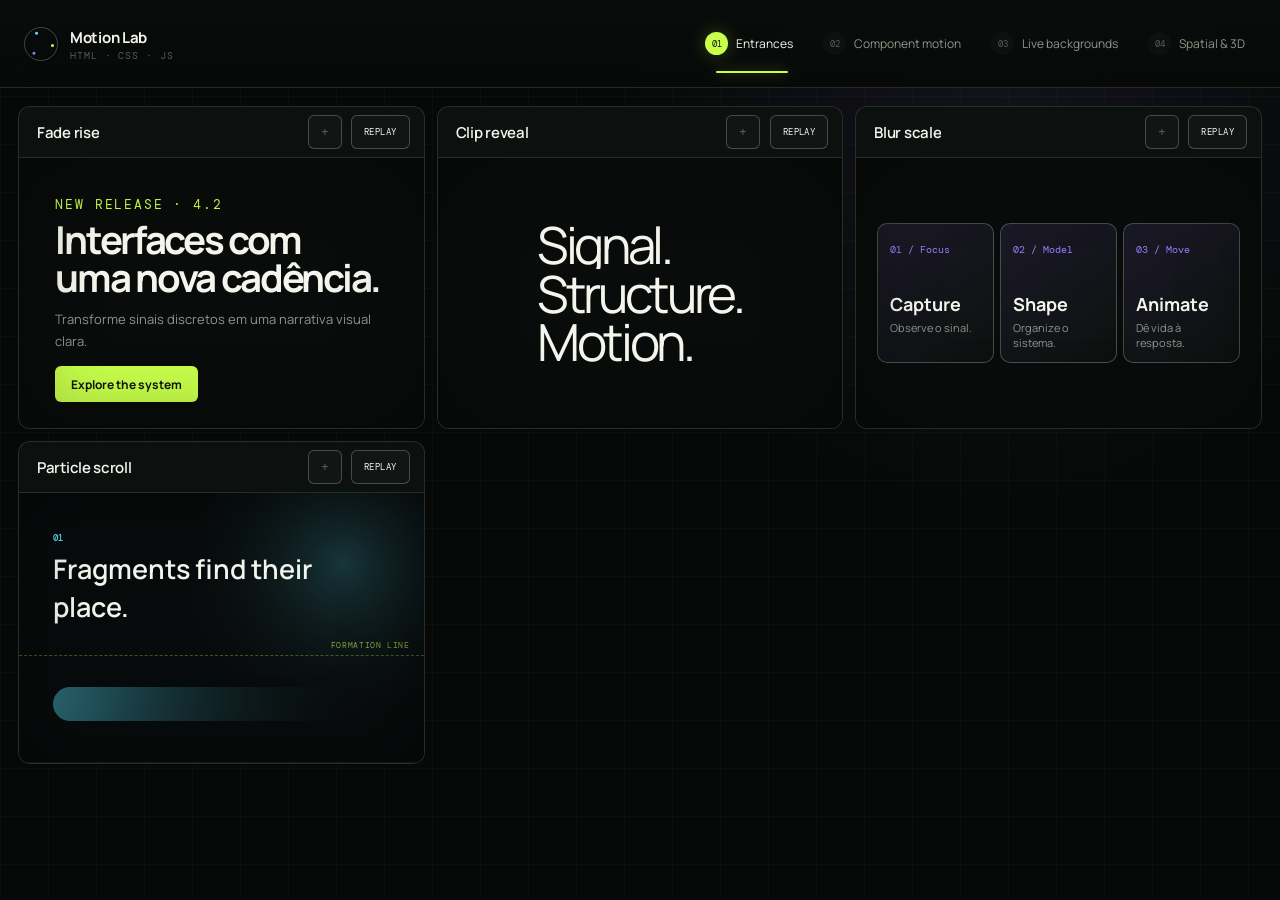
<file: motion-lab/index.html>
<!doctype html>
<html lang="pt-BR">
  <head>
    <meta charset="UTF-8" />
    <meta name="viewport" content="width=device-width, initial-scale=1" />
    <meta name="description" content="Exemplos de animações de entrada em HTML, CSS e JavaScript." />
    <title>Motion Lab — Entrances</title>
    <link rel="stylesheet" href="css/styles.css" />
  </head>
  <body data-page="entrances">
    <div class="app-shell">
      <aside class="primary-rail" aria-label="Navegação principal">
        <a class="brand" href="index.html" aria-label="Motion Lab — Entrances"><span class="brand-mark" aria-hidden="true"><i></i><i></i><i></i></span><span><strong>Motion Lab</strong><small>HTML · CSS · JS</small></span></a>
        <nav class="primary-nav">
          <a href="index.html" data-nav="entrances"><span>01</span> Entrances</a>
          <a href="component-motion.html" data-nav="component-motion"><span>02</span> Component motion</a>
          <a href="live-backgrounds.html" data-nav="live-backgrounds"><span>03</span> Live backgrounds</a>
          <a href="spatial-3d.html" data-nav="spatial-3d"><span>04</span> Spatial &amp; 3D</a>
        </nav>
      </aside>

      <main class="workspace catalog-grid">
        <section class="demo-section" id="fade-rise" data-section>
          <div class="demo-card">
            <header class="demo-card-bar"><h2>Fade rise</h2><button class="control-button" data-replay="fade-rise">Replay</button></header>
            <div class="demo-stage"><div class="entrance-ui" data-entrance="fade-rise"><p class="micro-label">New release · 4.2</p><h3>Interfaces com<br />uma nova cadência.</h3><p>Transforme sinais discretos em uma narrativa visual clara.</p><span class="fake-action">Explore the system</span></div></div>
            <details class="parameter-panel">
              <summary>Parameters</summary>
              <div class="motion-controls">
                <label><span>Duration <output>720ms</output></span><input type="range" min="240" max="1600" step="20" value="720" data-motion-control="duration" data-suffix="ms" /></label>
                <label><span>Distance <output>28px</output></span><input type="range" min="0" max="80" step="2" value="28" data-motion-control="distance" data-suffix="px" /></label>
              </div>
            </details>
          </div>
        </section>

        <section class="demo-section" id="clip-reveal" data-section>
          <div class="demo-card">
            <header class="demo-card-bar"><h2>Clip reveal</h2><button class="control-button" data-replay="clip-reveal">Replay</button></header>
            <div class="demo-stage"><div class="clip-title" data-entrance="clip-reveal"><span>Signal.</span><span>Structure.</span><span>Motion.</span></div></div>
            <details class="parameter-panel">
              <summary>Parameters</summary>
              <div class="motion-controls">
                <label><span>Duration <output>840ms</output></span><input type="range" min="240" max="1600" step="20" value="840" data-motion-control="duration" data-suffix="ms" /></label>
                <label><span>Stagger <output>90ms</output></span><input type="range" min="0" max="300" step="10" value="90" data-motion-control="stagger" data-suffix="ms" /></label>
              </div>
            </details>
          </div>
        </section>

        <section class="demo-section" id="blur-scale" data-section>
          <div class="demo-card">
            <header class="demo-card-bar"><h2>Blur scale</h2><button class="control-button" data-replay="blur-scale">Replay</button></header>
            <div class="demo-stage"><div class="blur-grid" data-entrance="blur-scale"><article><span>01 / Focus</span><h3>Capture</h3><p>Observe o sinal.</p></article><article><span>02 / Model</span><h3>Shape</h3><p>Organize o sistema.</p></article><article><span>03 / Move</span><h3>Animate</h3><p>Dê vida à resposta.</p></article></div></div>
            <details class="parameter-panel">
              <summary>Parameters</summary>
              <div class="motion-controls">
                <label><span>Duration <output>640ms</output></span><input type="range" min="240" max="1600" step="20" value="640" data-motion-control="duration" data-suffix="ms" /></label>
                <label><span>Blur <output>14px</output></span><input type="range" min="0" max="30" step="1" value="14" data-motion-control="blur" data-suffix="px" /></label>
              </div>
            </details>
          </div>
        </section>

        <section class="demo-section" id="particle-scroll" data-section>
          <div class="demo-card particle-scroll-card">
            <header class="demo-card-bar"><h2>Particle scroll</h2><button class="control-button" data-particle-scroll-replay>Replay</button></header>
            <div class="demo-stage particle-scroll-stage" data-particle-scroll-stage>
              <canvas class="particle-scroll-source" data-particle-scroll-source data-canvasui-prepainted="true" aria-hidden="true"></canvas>
              <div class="particle-scroll-content" data-particle-scroll-content tabindex="0" aria-label="Role para experimentar o efeito Particle Scroll">
                <div class="particle-scroll-document">
                  <article><span>01</span><strong>Fragments find their place.</strong></article>
                  <article><span>02</span><strong>Signal becomes structure.</strong></article>
                  <article><span>03</span><strong>Motion resolves into form.</strong></article>
                </div>
              </div>
              <div class="particle-scroll-fallback" aria-hidden="true"></div>
              <canvas class="particle-scroll-output" data-particle-scroll-output aria-hidden="true"></canvas>
              <div class="particle-scroll-guide" aria-hidden="true"><span>formation line</span></div>
            </div>
            <details class="parameter-panel">
              <summary>Parameters</summary>
              <div class="motion-controls particle-scroll-controls">
                <label><span>Point <output>0.6</output></span><input type="range" min="0.1" max="0.95" step="0.01" value="0.6" data-particle-scroll-control="point" /></label>
                <label><span>Band <output>150px</output></span><input type="range" min="40" max="500" step="10" value="150" data-particle-scroll-control="band" data-suffix="px" /></label>
                <label><span>Density <output>2.4px</output></span><input type="range" min="1" max="8" step="0.1" value="2.4" data-particle-scroll-control="density" data-suffix="px" /></label>
                <label><span>Particle size <output>1.4px</output></span><input type="range" min="0.5" max="5" step="0.1" value="1.4" data-particle-scroll-control="size" data-suffix="px" /></label>
                <label><span>Spread <output>110px</output></span><input type="range" min="0" max="320" step="5" value="110" data-particle-scroll-control="spread" data-suffix="px" /></label>
                <label><span>Gravity <output>0.35</output></span><input type="range" min="-1" max="1" step="0.05" value="0.35" data-particle-scroll-control="gravity" /></label>
                <label><span>Drift <output>0.55</output></span><input type="range" min="0" max="1" step="0.01" value="0.55" data-particle-scroll-control="drift" /></label>
                <label><span>Swirl <output>44px</output></span><input type="range" min="0" max="160" step="2" value="44" data-particle-scroll-control="swirl" data-suffix="px" /></label>
                <label><span>Stagger <output>0.68</output></span><input type="range" min="0" max="0.95" step="0.01" value="0.68" data-particle-scroll-control="stagger" /></label>
                <label><span>Fade <output>0.86</output></span><input type="range" min="0" max="1" step="0.01" value="0.86" data-particle-scroll-control="fade" /></label>
                <label><span>Settle <output>0.8s</output></span><input type="range" min="0.05" max="3" step="0.05" value="0.8" data-particle-scroll-control="settle" data-suffix="s" /></label>
                <label><span>Smoothing <output>0.3s</output></span><input type="range" min="0" max="1.5" step="0.05" value="0.3" data-particle-scroll-control="smoothing" data-suffix="s" /></label>
              </div>
            </details>
          </div>
        </section>
      </main>
    </div>
    <script src="js/settings.js"></script>
    <script src="js/app.js" defer></script>
    <script src="js/entrances.js" defer></script>
    <script type="module" src="js/particle-scroll-entrance.js"></script>
  </body>
</html>
</file>
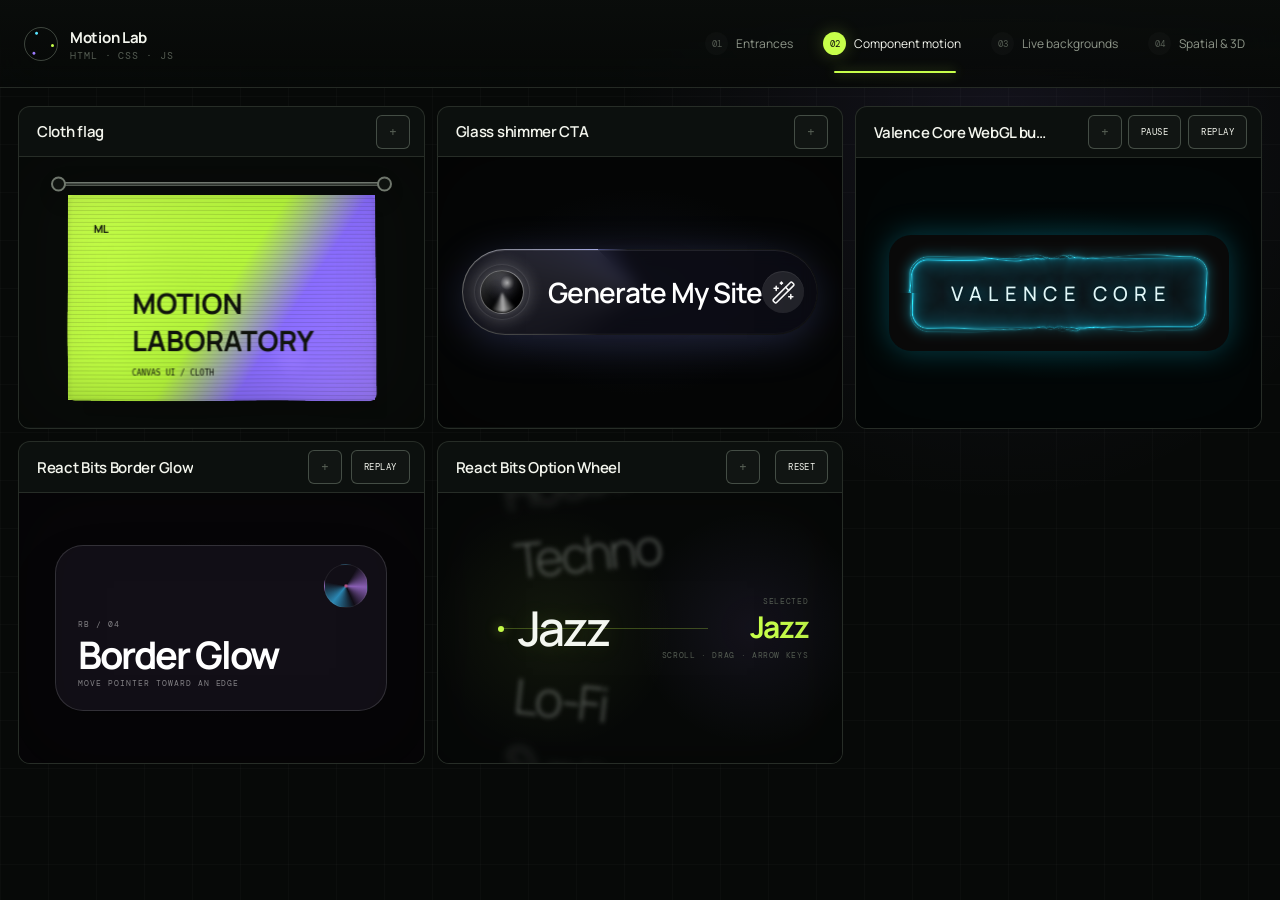
<file: motion-lab/component-motion.html>
<!doctype html>
<html lang="pt-BR">
  <head>
    <meta charset="UTF-8" />
    <meta name="viewport" content="width=device-width, initial-scale=1" />
    <meta name="description" content="Experimento Cloth do Canvas UI com parâmetros controláveis." />
    <title>Motion Lab — Component Motion</title>
    <link rel="stylesheet" href="css/styles.css" />
  </head>
  <body data-page="component-motion">
    <div class="app-shell">
      <aside class="primary-rail" aria-label="Navegação principal">
        <a class="brand" href="index.html" aria-label="Motion Lab — Entrances"><span class="brand-mark" aria-hidden="true"><i></i><i></i><i></i></span><span><strong>Motion Lab</strong><small>HTML · CSS · JS</small></span></a>
        <nav class="primary-nav">
          <a href="index.html" data-nav="entrances"><span>01</span> Entrances</a>
          <a href="component-motion.html" data-nav="component-motion"><span>02</span> Component motion</a>
          <a href="live-backgrounds.html" data-nav="live-backgrounds"><span>03</span> Live backgrounds</a>
          <a href="spatial-3d.html" data-nav="spatial-3d"><span>04</span> Spatial &amp; 3D</a>
        </nav>
      </aside>

      <main class="workspace catalog-grid">
        <section class="demo-section" id="cloth-flag" data-section>
          <div class="demo-card">
            <header class="demo-card-bar"><h2>Cloth flag</h2></header>
            <div class="demo-stage cloth-stage">
              <span class="flag-pole" aria-hidden="true"></span>
              <div class="cloth-wrapper" data-cloth-wrapper>
                <canvas class="cloth-source" data-cloth-source layoutsubtree="true">
                  <div class="cloth-design" data-cloth-content><span>ML</span><strong>Motion<br />Laboratory</strong><small>Canvas UI / Cloth</small></div>
                </canvas>
                <div class="cloth-fallback" aria-hidden="true"><div class="cloth-design"><span>ML</span><strong>Motion<br />Laboratory</strong><small>Canvas UI / Cloth</small></div></div>
                <canvas class="cloth-output" data-cloth-output aria-hidden="true"></canvas>
              </div>
            </div>
            <details class="parameter-panel">
              <summary>Parameters</summary>
              <div class="motion-controls cloth-controls">
                <label><span>Wind <output>1.4</output></span><input type="range" min="0" max="8" step="0.1" value="1.4" data-cloth-control="wind" /></label>
                <label><span>Speed <output>0.42</output></span><input type="range" min="0" max="2" step="0.01" value="0.42" data-cloth-control="speed" /></label>
                <label><span>Amplitude <output>18px</output></span><input type="range" min="0" max="80" step="1" value="18" data-cloth-control="amplitude" data-suffix="px" /></label>
                <label><span>Drape <output>16px</output></span><input type="range" min="0" max="80" step="1" value="16" data-cloth-control="drape" data-suffix="px" /></label>
                <label><span>Brush <output>1.1</output></span><input type="range" min="0" max="3" step="0.05" value="1.1" data-cloth-control="brush" /></label>
                <label><span>Brush size <output>95px</output></span><input type="range" min="20" max="240" step="5" value="95" data-cloth-control="brushSize" data-suffix="px" /></label>
                <label><span>Damping <output>1.65</output></span><input type="range" min="0.05" max="8" step="0.05" value="1.65" data-cloth-control="damping" /></label>
                <label><span>Light <output>0.58</output></span><input type="range" min="0" max="1" step="0.01" value="0.58" data-cloth-control="light" /></label>
                <label><span>Sheen <output>0.12</output></span><input type="range" min="0" max="1" step="0.01" value="0.12" data-cloth-control="sheen" /></label>
                <label><span>Shadow <output>0.28</output></span><input type="range" min="0" max="1" step="0.01" value="0.28" data-cloth-control="shadow" /></label>
                <label><span>Corner radius <output>8px</output></span><input type="range" min="0" max="40" step="1" value="8" data-cloth-control="cornerRadius" data-suffix="px" /></label>
                <label><span>Perspective <output>900px</output></span><input type="range" min="200" max="2000" step="25" value="900" data-cloth-control="perspective" data-suffix="px" /></label>
              </div>
            </details>
          </div>
        </section>

        <section class="demo-section" id="aura-glass-cta" data-section>
          <div class="demo-card">
            <header class="demo-card-bar"><h2>Glass shimmer CTA</h2></header>
            <div class="demo-stage aura-cta-stage">
              <button class="aura-cta" type="button" data-aura-cta>
                <span class="aura-cta__beam aura-cta__beam--outer" aria-hidden="true"></span>
                <span class="aura-cta__surface" aria-hidden="true"></span>
                <span class="aura-cta__content">
                  <span class="aura-cta__orb" aria-hidden="true"><i></i></span>
                  <strong>Generate My Site</strong>
                  <span class="aura-cta__icon" aria-hidden="true">
                    <svg viewBox="0 0 24 24" fill="none" stroke="currentColor" stroke-width="1.5" stroke-linecap="round" stroke-linejoin="round"><path d="m21.64 3.64-1.28-1.28a1.21 1.21 0 0 0-1.72 0L2.36 18.64a1.21 1.21 0 0 0 0 1.72l1.28 1.28a1.2 1.2 0 0 0 1.72 0L21.64 5.36a1.2 1.2 0 0 0 0-1.72"/><path d="m14 7 3 3"/><path d="M5 6v4M19 14v4M10 2v2M7 8H3M21 16h-4M11 3H9"/></svg>
                  </span>
                </span>
              </button>
            </div>
            <details class="parameter-panel">
              <summary>Parameters</summary>
              <div class="motion-controls aura-cta-controls">
                <label><span>Beam speed <output>4s</output></span><input type="range" min="1" max="10" step="0.1" value="4" data-aura-cta-control="beamSpeed" data-suffix="s" /></label>
                <label><span>Beam spread <output>90deg</output></span><input type="range" min="15" max="220" step="5" value="90" data-aura-cta-control="spread" data-suffix="deg" /></label>
                <label><span>Border <output>1px</output></span><input type="range" min="1" max="6" step="0.5" value="1" data-aura-cta-control="cut" data-suffix="px" /></label>
                <label><span>Glass opacity <output>0.8</output></span><input type="range" min="0.2" max="1" step="0.01" value="0.8" data-aura-cta-control="glassOpacity" /></label>
                <label><span>Blur <output>8px</output></span><input type="range" min="0" max="24" step="1" value="8" data-aura-cta-control="blur" data-suffix="px" /></label>
                <label><span>Hover scale <output>1.05</output></span><input type="range" min="1" max="1.15" step="0.01" value="1.05" data-aura-cta-control="hoverScale" /></label>
                <label><span>Glow size <output>40px</output></span><input type="range" min="0" max="90" step="2" value="40" data-aura-cta-control="glow" data-suffix="px" /></label>
                <label><span>Magnetic pull <output>8px</output></span><input type="range" min="0" max="24" step="1" value="8" data-aura-cta-control="magnet" data-suffix="px" /></label>
                <label><span>Orb speed <output>3.2s</output></span><input type="range" min="0.6" max="8" step="0.1" value="3.2" data-aura-cta-control="orbSpeed" data-suffix="s" /></label>
                <label><span>Orb glow <output>0.65</output></span><input type="range" min="0" max="1" step="0.01" value="0.65" data-aura-cta-control="orbGlow" /></label>
              </div>
            </details>
          </div>
        </section>

        <section class="demo-section" id="valence-core" data-section>
          <div class="demo-card">
            <header class="demo-card-bar"><h2>Valence Core WebGL button</h2><div class="demo-actions"><button class="control-button" data-valence-toggle>Pause</button><button class="control-button" data-valence-reset>Replay</button></div></header>
            <div class="demo-stage valence-stage" data-valence-stage>
              <button class="valence-button" type="button" data-valence-button>
                <span class="valence-fallback" aria-hidden="true"></span>
                <canvas data-valence-canvas aria-hidden="true"></canvas>
                <span class="valence-label">VALENCE CORE</span>
              </button>
            </div>
            <details class="parameter-panel">
              <summary>Parameters</summary>
              <div class="motion-controls valence-controls">
                <label><span>Idle energy <output>2.4</output></span><input type="range" min="0" max="6" step="0.1" value="2.4" data-valence-control="idleArcs" /></label>
                <label><span>Hover energy <output>5.8</output></span><input type="range" min="0" max="6" step="0.1" value="5.8" data-valence-control="hoverArcs" /></label>
                <label><span>Speed <output>1</output></span><input type="range" min="0" max="3" step="0.05" value="1" data-valence-control="speed" /></label>
                <label><span>Distortion <output>0.11</output></span><input type="range" min="0" max="0.3" step="0.01" value="0.11" data-valence-control="distortion" /></label>
                <label><span>Glow <output>1</output></span><input type="range" min="0" max="2.5" step="0.05" value="1" data-valence-control="glow" /></label>
                <label><span>Click flash <output>1</output></span><input type="range" min="0" max="3" step="0.05" value="1" data-valence-control="flash" /></label>
                <label><span>Corner radius <output>0.14</output></span><input type="range" min="0.02" max="0.3" step="0.01" value="0.14" data-valence-control="radius" /></label>
                <label><span>Intro <output>1.15s</output></span><input type="range" min="0" max="3" step="0.05" value="1.15" data-valence-control="intro" data-suffix="s" /></label>
                <label><span>Hue <output>0deg</output></span><input type="range" min="-180" max="180" step="5" value="0" data-valence-control="hue" data-suffix="deg" /></label>
                <label><span>Shadow <output>15px</output></span><input type="range" min="0" max="50" step="1" value="15" data-valence-control="shadow" data-suffix="px" /></label>
              </div>
            </details>
          </div>
        </section>

        <section class="demo-section" id="border-glow" data-section>
          <div class="demo-card">
            <header class="demo-card-bar"><h2>React Bits Border Glow</h2><div class="demo-actions"><button class="control-button" data-border-glow-replay>Replay</button></div></header>
            <div class="demo-stage border-glow-stage">
              <article class="border-glow-card" data-border-glow-card tabindex="0">
                <span class="border-glow-border" aria-hidden="true"></span>
                <span class="border-glow-fill" aria-hidden="true"></span>
                <span class="border-glow-aura" aria-hidden="true"><i></i></span>
                <div class="border-glow-content"><span>RB / 04</span><strong>Border Glow</strong><small>Move pointer toward an edge</small></div>
              </article>
            </div>
            <details class="parameter-panel">
              <summary>Parameters</summary>
              <div class="motion-controls border-glow-controls">
                <label><span>Edge sensitivity <output>30</output></span><input type="range" min="0" max="80" step="1" value="30" data-border-glow-control="edgeSensitivity" /></label>
                <label><span>Glow radius <output>40px</output></span><input type="range" min="5" max="90" step="1" value="40" data-border-glow-control="glowRadius" data-suffix="px" /></label>
                <label><span>Glow intensity <output>1</output></span><input type="range" min="0" max="2" step="0.05" value="1" data-border-glow-control="glowIntensity" /></label>
                <label><span>Cone spread <output>25%</output></span><input type="range" min="5" max="40" step="1" value="25" data-border-glow-control="coneSpread" data-suffix="%" /></label>
                <label><span>Border radius <output>28px</output></span><input type="range" min="0" max="60" step="1" value="28" data-border-glow-control="borderRadius" data-suffix="px" /></label>
                <label><span>Fill opacity <output>0.5</output></span><input type="range" min="0" max="1" step="0.05" value="0.5" data-border-glow-control="fillOpacity" /></label>
                <label><span>Palette hue <output>0deg</output></span><input type="range" min="-180" max="180" step="5" value="0" data-border-glow-control="paletteHue" data-suffix="deg" /></label>
                <label><span>Glow hue <output>40deg</output></span><input type="range" min="0" max="360" step="5" value="40" data-border-glow-control="glowHue" data-suffix="deg" /></label>
                <label><span>Intro sweep <output>On</output></span><input type="range" min="0" max="1" step="1" value="1" data-border-glow-control="animated" /></label>
                <label><span>Sweep duration <output>4s</output></span><input type="range" min="1" max="8" step="0.1" value="4" data-border-glow-control="sweepDuration" data-suffix="s" /></label>
              </div>
            </details>
          </div>
        </section>

        <section class="demo-section" id="option-wheel" data-section>
          <div class="demo-card">
            <header class="demo-card-bar"><h2>React Bits Option Wheel</h2><div class="demo-actions"><button class="control-button" data-option-wheel-reset>Reset</button></div></header>
            <div class="demo-stage option-wheel-stage">
              <div class="option-wheel" data-option-wheel role="listbox" tabindex="0" aria-label="Music style option wheel">
                <span class="option-wheel-centerline" aria-hidden="true"></span>
                <button class="option-wheel-item" id="option-wheel-item-0" type="button" role="option" tabindex="-1" data-option-wheel-item>Ambient</button>
                <button class="option-wheel-item" id="option-wheel-item-1" type="button" role="option" tabindex="-1" data-option-wheel-item>House</button>
                <button class="option-wheel-item" id="option-wheel-item-2" type="button" role="option" tabindex="-1" data-option-wheel-item>Techno</button>
                <button class="option-wheel-item" id="option-wheel-item-3" type="button" role="option" tabindex="-1" data-option-wheel-item>Jazz</button>
                <button class="option-wheel-item" id="option-wheel-item-4" type="button" role="option" tabindex="-1" data-option-wheel-item>Lo-Fi</button>
                <button class="option-wheel-item" id="option-wheel-item-5" type="button" role="option" tabindex="-1" data-option-wheel-item>Synthwave</button>
                <button class="option-wheel-item" id="option-wheel-item-6" type="button" role="option" tabindex="-1" data-option-wheel-item>Trance</button>
                <button class="option-wheel-item" id="option-wheel-item-7" type="button" role="option" tabindex="-1" data-option-wheel-item>Funk</button>
                <button class="option-wheel-item" id="option-wheel-item-8" type="button" role="option" tabindex="-1" data-option-wheel-item>Disco</button>
                <button class="option-wheel-item" id="option-wheel-item-9" type="button" role="option" tabindex="-1" data-option-wheel-item>Hip-Hop</button>
                <button class="option-wheel-item" id="option-wheel-item-10" type="button" role="option" tabindex="-1" data-option-wheel-item>Chillwave</button>
                <button class="option-wheel-item" id="option-wheel-item-11" type="button" role="option" tabindex="-1" data-option-wheel-item>Drum &amp; Bass</button>
                <div class="option-wheel-readout" aria-live="polite"><small>Selected</small><strong data-option-wheel-selected>Jazz</strong><span>Scroll · drag · arrow keys</span></div>
              </div>
            </div>
            <details class="parameter-panel">
              <summary>Parameters</summary>
              <div class="motion-controls option-wheel-controls">
                <label><span>Font size <output>3rem</output></span><input type="range" min="1" max="4" step="0.1" value="3" data-option-wheel-control="fontSize" data-suffix="rem" /></label>
                <label><span>Spacing <output>1.4</output></span><input type="range" min="0.7" max="2.4" step="0.1" value="1.4" data-option-wheel-control="spacing" /></label>
                <label><span>Curve <output>1</output></span><input type="range" min="0" max="2.5" step="0.05" value="1" data-option-wheel-control="curve" /></label>
                <label><span>Tilt <output>6deg</output></span><input type="range" min="0" max="18" step="0.5" value="6" data-option-wheel-control="tilt" data-suffix="deg" /></label>
                <label><span>Blur <output>2px</output></span><input type="range" min="0" max="6" step="0.1" value="2" data-option-wheel-control="blur" data-suffix="px" /></label>
                <label><span>Fade <output>0.25</output></span><input type="range" min="0" max="0.8" step="0.05" value="0.25" data-option-wheel-control="fade" /></label>
                <label><span>Min opacity <output>0.05</output></span><input type="range" min="0" max="0.5" step="0.05" value="0.05" data-option-wheel-control="minOpacity" /></label>
                <label><span>Smoothing <output>200ms</output></span><input type="range" min="20" max="800" step="10" value="200" data-option-wheel-control="smoothing" data-suffix="ms" /></label>
                <label><span>Inset <output>80px</output></span><input type="range" min="20" max="180" step="5" value="80" data-option-wheel-control="inset" data-suffix="px" /></label>
                <label><span>Side <output>Left</output></span><input type="range" min="0" max="1" step="1" value="0" data-option-wheel-control="side" /></label>
                <label><span>Loop <output>Off</output></span><input type="range" min="0" max="1" step="1" value="0" data-option-wheel-control="loop" /></label>
                <label><span>Draggable <output>On</output></span><input type="range" min="0" max="1" step="1" value="1" data-option-wheel-control="draggable" /></label>
              </div>
            </details>
          </div>
        </section>
      </main>
    </div>
    <script src="js/settings.js"></script>
    <script src="js/app.js" defer></script>
    <script type="module" src="js/cloth-flag.js"></script>
    <script type="module" src="js/aura-glass-cta.js"></script>
    <script src="js/valence-core.js" defer></script>
    <script src="js/reactbits-border-glow.js" defer></script>
    <script src="js/reactbits-option-wheel.js" defer></script>
  </body>
</html>
</file>
<file: motion-lab/css/styles.css>
@import url('https://fonts.googleapis.com/css2?family=DM+Mono:wght@400;500&family=Manrope:wght@400;500;600;700&display=swap');

:root {
  color-scheme: dark;
  --ink: #f4f6ee;
  --muted: #8f978a;
  --dim: #555d53;
  --void: #070908;
  --panel: #0c100e;
  --panel-2: #111613;
  --line: rgba(230, 255, 223, 0.12);
  --line-bright: rgba(230, 255, 223, 0.24);
  --acid: #c7ff4a;
  --violet: #9d7cff;
  --cyan: #58e4ff;
  --coral: #ff7657;
  --sans: 'Manrope', system-ui, sans-serif;
  --mono: 'DM Mono', ui-monospace, monospace;
}

* { box-sizing: border-box; }
html { scroll-behavior: smooth; background: var(--void); }
body {
  margin: 0;
  min-width: 320px;
  color: var(--ink);
  font-family: var(--sans);
  background:
    radial-gradient(circle at 78% 14%, rgba(157, 124, 255, 0.08), transparent 30%),
    linear-gradient(rgba(255,255,255,0.018) 1px, transparent 1px),
    linear-gradient(90deg, rgba(255,255,255,0.018) 1px, transparent 1px),
    var(--void);
  background-attachment: fixed;
  background-size: auto, 48px 48px, 48px 48px, auto;
}
a { color: inherit; text-decoration: none; }
button { font: inherit; }

.app-shell {
  display: grid;
  grid-template-columns: minmax(0, 1fr);
  grid-template-rows: 88px minmax(calc(100vh - 88px), auto);
  min-height: 100vh;
}
.primary-rail {
  position: sticky;
  top: 0;
  z-index: 30;
  grid-column: 1 / -1;
  grid-row: 1;
  display: flex;
  align-items: center;
  height: 88px;
  padding: 14px 22px;
  border-bottom: 1px solid var(--line);
  background: linear-gradient(180deg, rgba(10, 13, 11, .96), rgba(7, 9, 8, .86));
  backdrop-filter: blur(24px);
}
.workspace { grid-column: 1; grid-row: 2; }
.brand { display: flex; align-items: center; gap: 12px; min-height: 44px; padding-left: 2px; }
.brand strong { display: block; font-size: 15px; letter-spacing: -0.02em; }
.brand small { display: block; margin-top: 3px; color: var(--dim); font: 10px/1 var(--mono); letter-spacing: .09em; text-transform: uppercase; }
.brand-mark { position: relative; width: 34px; height: 34px; border: 1px solid var(--line-bright); border-radius: 50%; animation: markSpin 12s linear infinite; }
.brand-mark i { position: absolute; top: 50%; left: 50%; width: 3px; height: 3px; border-radius: 50%; background: var(--acid); transform-origin: 0 0; }
.brand-mark i:nth-child(1) { transform: rotate(0deg) translateX(10px); }
.brand-mark i:nth-child(2) { transform: rotate(120deg) translateX(10px); background: var(--violet); }
.brand-mark i:nth-child(3) { transform: rotate(240deg) translateX(10px); background: var(--cyan); }
@keyframes markSpin { to { transform: rotate(360deg); } }

.primary-nav { display: flex; gap: 10px; margin-left: auto; }
.primary-nav a { position: relative; display: flex; align-items: center; gap: 8px; min-height: 40px; padding: 0 13px 0 7px; border-radius: 999px; color: var(--muted); font-size: 12px; transition: color .2s ease, background .2s ease; }
.primary-nav a span { display: grid; width: 23px; height: 23px; border-radius: 50%; color: var(--dim); background: rgba(255, 255, 255, .025); place-items: center; font: 9px var(--mono); transition: .2s ease; }
.primary-nav a:hover { color: var(--ink); background: rgba(255,255,255,.035); }
.primary-nav a[aria-current='page'] { color: var(--ink); background: transparent; }
.primary-nav a[aria-current='page']::after { position: absolute; right: 18px; bottom: -9px; left: 18px; height: 2px; border-radius: 2px; content: ''; background: var(--acid); box-shadow: 0 0 12px rgba(199, 255, 74, .45); }
.primary-nav a[aria-current='page'] span { color: #11150c; background: var(--acid); box-shadow: 0 0 18px rgba(199, 255, 74, .24); }
.rail-foot { display: flex; align-items: center; gap: 8px; margin-left: 18px; padding-left: 18px; border-left: 1px solid var(--line); color: var(--dim); font: 10px var(--mono); text-transform: uppercase; letter-spacing: .08em; }
.status-dot { width: 6px; height: 6px; border-radius: 50%; background: var(--acid); box-shadow: 0 0 10px var(--acid); }

.kicker { color: var(--muted); font: 10px/1.4 var(--mono); letter-spacing: .13em; text-transform: uppercase; }

.workspace { min-width: 0; overflow: hidden; }
.page-header, .content-section { position: relative; padding: 74px clamp(32px, 6vw, 96px); border-bottom: 1px solid var(--line); }
.page-header { min-height: 650px; display: flex; flex-direction: column; justify-content: center; isolation: isolate; }
.breadcrumb { position: absolute; top: 30px; left: clamp(32px, 6vw, 96px); display: flex; align-items: center; gap: 9px; color: var(--dim); font: 10px var(--mono); text-transform: uppercase; }
.breadcrumb i { width: 18px; height: 1px; background: var(--line-bright); }
.kicker { margin: 0 0 20px; color: var(--acid); }
h1 { max-width: 850px; margin: 0; font-size: clamp(48px, 6vw, 96px); line-height: .98; letter-spacing: -.065em; }
h1 em { color: var(--muted); font-style: normal; font-weight: 400; }
.lede { max-width: 660px; margin: 32px 0 0; color: var(--muted); font-size: 17px; line-height: 1.7; }
.header-meta { display: flex; gap: 36px; margin-top: 48px; }
.header-meta span { color: var(--dim); font: 10px var(--mono); text-transform: uppercase; letter-spacing: .08em; }
.header-meta b { color: var(--ink); font-size: 13px; font-weight: 500; }
.hero-orbit { position: absolute; right: clamp(-180px, -8vw, -80px); bottom: -200px; z-index: -1; width: 520px; height: 520px; border: 1px solid var(--line); border-radius: 50%; animation: orbitDrift 8s ease-in-out infinite alternate; }
.hero-orbit::before, .hero-orbit::after { position: absolute; inset: 18%; content: ''; border: 1px solid var(--line); border-radius: 50%; }
.hero-orbit::after { inset: 38%; border-color: rgba(199,255,74,.2); }
.hero-orbit span { position: absolute; width: 10px; height: 10px; border-radius: 50%; background: var(--acid); box-shadow: 0 0 30px var(--acid); }
.hero-orbit span:nth-child(1) { top: 7%; left: 31%; }
.hero-orbit span:nth-child(2) { top: 49%; left: 17%; width: 6px; height: 6px; background: var(--violet); }
.hero-orbit span:nth-child(3) { right: 18%; bottom: 25%; width: 5px; height: 5px; background: var(--cyan); }
@keyframes orbitDrift { to { transform: translate3d(-30px,-15px,0) rotate(10deg); } }

.content-section { min-height: 520px; scroll-margin-top: 0; }
.section-heading { display: flex; align-items: end; justify-content: space-between; gap: 32px; margin-bottom: 36px; }
.section-heading h2 { margin: 8px 0 0; font-size: clamp(28px, 3vw, 48px); line-height: 1.06; letter-spacing: -.045em; }
.section-heading > p { max-width: 380px; margin: 0; color: var(--muted); font-size: 13px; line-height: 1.65; }
.collection-grid { display: grid; grid-template-columns: repeat(2, minmax(0,1fr)); gap: 12px; }
.collection-card { position: relative; overflow: hidden; min-height: 350px; padding: 22px; border: 1px solid var(--line); border-radius: 12px; background: var(--panel); transition: transform .25s ease, border-color .25s ease; }
.collection-card:hover { z-index: 2; border-color: var(--line-bright); transform: translateY(-4px); }
.collection-card .index { display: block; margin-top: 18px; color: var(--dim); font: 9px var(--mono); text-transform: uppercase; }
.collection-card h3 { margin: 8px 0; font-size: 22px; }
.collection-card p { max-width: 380px; margin: 0; color: var(--muted); font-size: 13px; line-height: 1.6; }
.collection-card strong { position: absolute; right: 22px; bottom: 22px; color: var(--muted); font: 10px var(--mono); text-transform: uppercase; }
.collection-card strong span { color: var(--acid); }
.collection-preview { position: relative; height: 165px; overflow: hidden; border: 1px solid var(--line); border-radius: 8px; background: #090c0a; }
.entrance-preview { display: flex; align-items: end; gap: 7px; padding: 26px; }
.entrance-preview i { width: 24%; height: 45%; border: 1px solid rgba(199,255,74,.35); background: rgba(199,255,74,.08); animation: miniEnter 2.8s ease-in-out infinite; }
.entrance-preview i:nth-child(2) { height: 70%; animation-delay: .16s; }
.entrance-preview i:nth-child(3) { height: 95%; animation-delay: .32s; }
@keyframes miniEnter { 0%,20% { opacity: 0; transform: translateY(22px); } 50%,85% { opacity: 1; transform: none; } 100% { opacity: 0; } }
.component-preview { display: grid; place-items: center; }
.component-preview i { width: 112px; height: 70px; border: 1px solid rgba(157,124,255,.5); border-radius: 10px; background: rgba(157,124,255,.09); animation: miniFloat 3s ease-in-out infinite; }
.component-preview b { position: absolute; width: 130px; height: 90px; border-radius: 50%; background: rgba(157,124,255,.15); filter: blur(25px); animation: miniPulse 2s ease-in-out infinite; }
@keyframes miniFloat { 50% { transform: translateY(-10px) rotate(2deg); } }
@keyframes miniPulse { 50% { opacity: .35; transform: scale(1.15); } }
.background-preview { background: linear-gradient(135deg,#090c0a,#111321); }
.background-preview i { position: absolute; width: 130px; height: 130px; border-radius: 50%; filter: blur(35px); animation: miniBlob 5s ease-in-out infinite alternate; }
.background-preview i:nth-child(1) { top: -30%; left: 0; background: rgba(88,228,255,.55); }
.background-preview i:nth-child(2) { right: -10%; bottom: -35%; background: rgba(157,124,255,.5); animation-delay: -2s; }
.background-preview i:nth-child(3) { bottom: -55%; left: 35%; background: rgba(199,255,74,.35); animation-delay: -4s; }
@keyframes miniBlob { to { transform: translate(35px,22px) scale(1.25); } }
.spatial-preview { display: grid; place-items: center; perspective: 500px; }
.spatial-preview div { position: relative; width: 74px; height: 74px; transform-style: preserve-3d; animation: miniCube 7s linear infinite; }
.spatial-preview i { position: absolute; inset: 0; border: 1px solid rgba(88,228,255,.45); background: rgba(88,228,255,.04); }
.spatial-preview i:nth-child(1) { transform: translateZ(37px); }
.spatial-preview i:nth-child(2) { transform: rotateY(180deg) translateZ(37px); }
.spatial-preview i:nth-child(3) { transform: rotateY(90deg) translateZ(37px); }
.spatial-preview i:nth-child(4) { transform: rotateY(-90deg) translateZ(37px); }
.spatial-preview i:nth-child(5) { transform: rotateX(90deg) translateZ(37px); }
.spatial-preview i:nth-child(6) { transform: rotateX(-90deg) translateZ(37px); }
@keyframes miniCube { to { transform: rotateX(360deg) rotateY(540deg); } }

.principle-list { border-top: 1px solid var(--line); }
.principle-list article { display: grid; grid-template-columns: 70px 1fr; gap: 20px; padding: 28px 0; border-bottom: 1px solid var(--line); }
.principle-list article > span { color: var(--acid); font: 11px var(--mono); }
.principle-list h3 { margin: 0 0 7px; font-size: 16px; }
.principle-list p { max-width: 700px; margin: 0; color: var(--muted); font-size: 13px; line-height: 1.65; }

@media (max-width: 1050px) {
  .primary-rail { padding-inline: 14px; }
  .brand small, .rail-foot { display: none; }
  .primary-nav a { padding-right: 10px; }
}
@media (max-width: 820px) {
  .app-shell { display: block; }
  .primary-rail { position: sticky; top: 0; z-index: 20; width: auto; height: auto; min-height: 68px; margin: 0; padding: 10px 12px; border-radius: 0; }
  .brand { display: none; }
  .primary-nav { display: flex; width: 100%; gap: 3px; margin: 0; overflow-x: auto; }
  .primary-nav a { flex: 0 0 auto; min-height: 38px; }
  .rail-foot { display: none; }
  .page-header, .content-section { padding-inline: 24px; }
  .breadcrumb { left: 24px; }
}
@media (max-width: 640px) {
  .page-header { min-height: 560px; }
  .collection-grid { grid-template-columns: 1fr; }
  .section-heading { display: block; }
  .section-heading > p { margin-top: 16px; }
  .header-meta { flex-wrap: wrap; gap: 18px; }
}
@media (prefers-reduced-motion: reduce) {
  html { scroll-behavior: auto; }
  *, *::before, *::after { animation-duration: .01ms !important; animation-iteration-count: 1 !important; transition-duration: .01ms !important; }
}

/* Catalog pages */
.catalog-grid {
  display: grid;
  grid-template-columns: repeat(3, minmax(0, 1fr));
  align-content: start;
  gap: 16px;
  padding: 24px;
}
.demo-section { min-width: 0; scroll-margin-top: 112px; }
.demo-card { height: 100%; overflow: hidden; border: 1px solid var(--line); border-radius: 12px; background: var(--panel); }
.demo-card-bar { display: flex; align-items: center; justify-content: space-between; gap: 16px; min-height: 58px; padding: 11px 14px 11px 18px; border-bottom: 1px solid var(--line); }
.demo-card-bar h2 { margin: 0; font-size: 15px; font-weight: 600; letter-spacing: -.02em; }
.demo-card:has(> .parameter-panel) .demo-card-bar h2 { min-width: 0; max-width: calc(100% - 140px); overflow: hidden; text-overflow: ellipsis; white-space: nowrap; }
.demo-card:has(.demo-card-bar > .control-button) .demo-card-bar h2,
.demo-card:has(.demo-card-bar .demo-actions > .control-button:only-child) .demo-card-bar h2 { max-width: calc(100% - 208px); }
.demo-card:has(.demo-card-bar .demo-actions > .control-button:nth-child(2)) .demo-card-bar h2 { max-width: calc(100% - 265px); }
.demo-stage { position: relative; display: grid; min-height: 360px; overflow: hidden; place-items: center; background: #090c0a; isolation: isolate; }
.demo-stage::after { position: absolute; inset: 0; z-index: 10; content: ''; pointer-events: none; box-shadow: inset 0 0 80px rgba(0,0,0,.34); }
.demo-actions { display: flex; gap: 7px; }
.control-button { min-height: 34px; padding: 0 12px; border: 1px solid var(--line-bright); border-radius: 6px; color: var(--ink); background: rgba(255,255,255,.025); font: 9px var(--mono); letter-spacing: .05em; text-transform: uppercase; cursor: pointer; transition: .2s ease; }
.control-button:hover { border-color: var(--acid); color: var(--acid); }
.control-button:disabled { color: var(--dim); border-color: var(--line); cursor: default; }
.parameter-panel { border-top: 1px solid var(--line); background: rgba(255, 255, 255, .012); }
.parameter-panel summary { display: flex; align-items: center; justify-content: space-between; min-height: 42px; padding: 0 16px; color: var(--muted); font: 9px var(--mono); letter-spacing: .08em; text-transform: uppercase; cursor: pointer; list-style: none; transition: color .2s ease, background .2s ease; }
.parameter-panel summary::-webkit-details-marker { display: none; }
.parameter-panel summary::after { display: grid; width: 20px; height: 20px; border: 1px solid var(--line); border-radius: 50%; content: '+'; color: var(--dim); place-items: center; font: 13px/1 var(--mono); transition: color .2s ease, border-color .2s ease, transform .2s ease; }
.parameter-panel summary:hover { color: var(--ink); background: rgba(255, 255, 255, .018); }
.parameter-panel summary:hover::after { color: var(--acid); border-color: rgba(199, 255, 74, .35); }
.parameter-panel[open] summary::after { transform: rotate(45deg); }
.parameter-panel[open] .motion-controls { border-top: 1px solid var(--line); }
.motion-controls { display: grid; grid-template-columns: repeat(2, minmax(0, 1fr)); gap: 18px; padding: 11px 16px 13px; background: rgba(255, 255, 255, .012); }
.motion-controls label { min-width: 0; }
.motion-controls label > span { display: flex; justify-content: space-between; gap: 10px; margin-bottom: 9px; color: var(--dim); font: 8px var(--mono); letter-spacing: .06em; text-transform: uppercase; }
.motion-controls output { color: var(--muted); }
.motion-controls input { width: 100%; height: 14px; margin: 0; appearance: none; background: transparent; cursor: pointer; }
.motion-controls input::-webkit-slider-runnable-track { height: 2px; border-radius: 2px; background: var(--line-bright); }
.motion-controls input::-webkit-slider-thumb { width: 12px; height: 12px; margin-top: -5px; appearance: none; border: 2px solid var(--panel); border-radius: 50%; background: var(--acid); box-shadow: 0 0 0 1px rgba(199, 255, 74, .35), 0 0 12px rgba(199, 255, 74, .2); }
.motion-controls input::-moz-range-track { height: 2px; border: 0; border-radius: 2px; background: var(--line-bright); }
.motion-controls input::-moz-range-thumb { width: 10px; height: 10px; border: 2px solid var(--panel); border-radius: 50%; background: var(--acid); box-shadow: 0 0 0 1px rgba(199, 255, 74, .35), 0 0 12px rgba(199, 255, 74, .2); }
.motion-controls input:focus-visible { outline: 1px solid var(--acid); outline-offset: 4px; }
.motion-controls input:disabled { cursor: default; opacity: .35; }

body[data-page='entrances'] .catalog-grid,
body[data-page='component-motion'] .catalog-grid {
  grid-template-columns: repeat(3, minmax(0, 1fr));
  gap: 12px;
  padding: 18px;
}
body[data-page='entrances'] .demo-card-bar,
body[data-page='component-motion'] .demo-card-bar { min-height: 50px; padding-block: 8px; }
body[data-page='entrances'] .demo-stage,
body[data-page='component-motion'] .demo-stage { min-height: 270px; }
body[data-page='entrances'] .entrance-ui .micro-label { margin-bottom: 8px; }
body[data-page='entrances'] .entrance-ui h3 { font-size: clamp(30px, 3vw, 40px); }
body[data-page='entrances'] .entrance-ui p { margin-top: 12px; font-size: 13px; }
body[data-page='entrances'] .entrance-ui .fake-action { min-height: 36px; margin-top: 14px; }
body[data-page='entrances'] .clip-title span { font-size: clamp(36px, 4vw, 58px); }
body[data-page='entrances'] .blur-grid { gap: 6px; width: 90%; }
body[data-page='entrances'] .blur-grid article { min-height: 130px; padding: 12px; }
body[data-page='entrances'] .blur-grid h3 { margin-top: 34px; font-size: 18px; }
@media (max-width: 1050px) {
  .catalog-grid,
  body[data-page='entrances'] .catalog-grid,
  body[data-page='component-motion'] .catalog-grid { grid-template-columns: repeat(2, minmax(0, 1fr)); }
}

/* Entrance experiments */
.entrance-ui { width: min(520px, 82%); }
.entrance-ui .micro-label { margin: 0 0 12px; color: var(--acid); font: 10px var(--mono); letter-spacing: .14em; text-transform: uppercase; }
.entrance-ui h3 { margin: 0; font-size: clamp(34px, 5vw, 62px); line-height: 1; letter-spacing: -.06em; }
.entrance-ui p { max-width: 470px; margin: 18px 0 0; color: var(--muted); line-height: 1.65; }
.entrance-ui .fake-action { display: inline-flex; align-items: center; min-height: 42px; margin-top: 24px; padding: 0 16px; border-radius: 6px; color: #10140d; background: var(--acid); font-size: 12px; font-weight: 700; }
.clip-title { overflow: hidden; }
.clip-title span { display: block; font-size: clamp(40px, 6vw, 76px); line-height: .95; letter-spacing: -.065em; }
.blur-grid { display: grid; grid-template-columns: repeat(3, minmax(0, 1fr)); gap: 10px; width: min(720px, 86%); }
.blur-grid article { min-height: 160px; padding: 18px; border: 1px solid var(--line-bright); border-radius: 10px; background: linear-gradient(145deg, rgba(157,124,255,.12), rgba(255,255,255,.02)); }
.blur-grid span { color: var(--violet); font: 10px var(--mono); }
.blur-grid h3 { margin: 48px 0 4px; font-size: 24px; }
.blur-grid p { margin: 0; color: var(--muted); font-size: 11px; }
.particle-scroll-card { position: relative; }
.particle-scroll-stage { display: block; background: #080b0b; }
.particle-scroll-source, .particle-scroll-output, .particle-scroll-content, .particle-scroll-fallback { position: absolute; inset: 0; width: 100%; height: 100%; }
.particle-scroll-source { z-index: 0; opacity: 0; pointer-events: none; }
.particle-scroll-fallback { z-index: 0; background: radial-gradient(circle at 78% 18%, rgba(88,228,255,.16), transparent 28%), radial-gradient(circle at 12% 82%, rgba(157,124,255,.14), transparent 30%), #080b0b; }
.particle-scroll-output { z-index: 2; pointer-events: none; }
.particle-scroll-content { z-index: 3; overflow-y: auto; overscroll-behavior: contain; scrollbar-width: none; background: #080b0b; touch-action: pan-y; }
.particle-scroll-content::-webkit-scrollbar { display: none; }
.is-particle-scroll-active .particle-scroll-content { opacity: 0; }
.is-particle-scroll-active .particle-scroll-fallback { display: none; }
.particle-scroll-document { min-height: 810px; }
.particle-scroll-document article { position: relative; display: flex; flex-direction: column; justify-content: start; gap: 10px; height: 270px; padding: 36px 34px; border-bottom: 1px solid rgba(255,255,255,.08); }
.particle-scroll-document article::after { position: absolute; right: 34px; bottom: 42px; left: 34px; height: 34px; border-radius: 999px; content: ''; opacity: .42; background: linear-gradient(90deg, currentColor, transparent); }
.particle-scroll-document article:nth-child(1) { background: radial-gradient(circle at 78% 18%, rgba(88,228,255,.18), transparent 32%); }
.particle-scroll-document article:nth-child(2) { background: radial-gradient(circle at 15% 80%, rgba(157,124,255,.2), transparent 32%); }
.particle-scroll-document article:nth-child(3) { background: radial-gradient(circle at 78% 20%, rgba(199,255,74,.14), transparent 30%); }
.particle-scroll-document span { color: var(--acid); font: 9px var(--mono); letter-spacing: .12em; }
.particle-scroll-document strong { max-width: 390px; font-size: clamp(26px, 3.2vw, 42px); line-height: .95; letter-spacing: -.055em; }
.particle-scroll-guide { position: absolute; top: var(--particle-point, 60%); right: 0; left: 0; z-index: 4; border-top: 1px dashed rgba(199,255,74,.3); pointer-events: none; }
.particle-scroll-guide span { position: absolute; right: 14px; bottom: 6px; color: rgba(199,255,74,.62); font: 8px var(--mono); letter-spacing: .08em; text-transform: uppercase; }
.particle-scroll-controls { grid-template-columns: repeat(3, minmax(0, 1fr)); gap: 14px 18px; }

.is-paused, .is-paused * { animation-play-state: paused !important; }
.page-paused * { animation-play-state: paused !important; }

/* Canvas UI / Cloth */
.cloth-stage { --flag-width: min(430px, 76%); overflow: hidden; background: radial-gradient(circle at 48% 50%, rgba(199,255,74,.07), transparent 42%), #090c0a; }
.cloth-wrapper { position: relative; width: var(--flag-width); height: 205px; margin-top: 10px; overflow: visible; perspective: 900px; }
.flag-pole { position: absolute; top: 25px; left: calc(50% - var(--flag-width) / 2 - 10px); width: calc(var(--flag-width) + 20px); height: 4px; border-radius: 4px; background: linear-gradient(180deg, #929a90, #2a302b 58%, #6e766c); box-shadow: 0 8px 22px rgba(0,0,0,.45); }
.flag-pole::before, .flag-pole::after { position: absolute; top: 50%; width: 11px; height: 11px; border: 2px solid #7f887c; border-radius: 50%; content: ''; background: #111512; transform: translateY(-50%); }
.flag-pole::before { left: -7px; }
.flag-pole::after { right: -7px; }
.cloth-source, .cloth-output, .cloth-fallback { position: absolute; inset: 0; width: 100%; height: 100%; }
.cloth-source { border: 0; }
.cloth-output { z-index: 3; pointer-events: none; }
.cloth-fallback { z-index: 2; overflow: hidden; border-radius: 3px 3px 12px 12px; transform-origin: top center; animation: clothFlagFallback var(--flag-duration, 1.35s) ease-in-out infinite alternate; }
.cloth-fallback::after { position: absolute; inset: -20% -35%; content: ''; background: linear-gradient(100deg, transparent 28%, rgba(255,255,255,.18) 46%, rgba(0,0,0,.18) 58%, transparent 74%); mix-blend-mode: soft-light; animation: clothFlagLight calc(var(--flag-duration, 1.35s) * 1.6) linear infinite; }
.is-canvasui-native .cloth-fallback { visibility: hidden; opacity: 0; }
.cloth-design { position: relative; display: grid; grid-template-columns: 64px 1fr; grid-template-rows: 1fr auto; width: 100%; height: 100%; padding: 24px 26px; overflow: hidden; color: #10140d; background: linear-gradient(125deg, #c7ff4a 0 49%, #a6e82e 49% 65%, #8a6dff 65% 100%); }
.cloth-design::before { position: absolute; inset: 0; content: ''; opacity: .18; background-image: repeating-linear-gradient(0deg, transparent 0 3px, rgba(0,0,0,.12) 3px 4px); mix-blend-mode: multiply; }
.cloth-design > * { position: relative; z-index: 1; }
.cloth-design > span { grid-row: 1 / 3; align-self: start; font: 700 13px var(--sans); letter-spacing: -.04em; }
.cloth-design strong { align-self: end; font-size: clamp(28px, 3vw, 42px); line-height: .86; letter-spacing: -.065em; text-transform: uppercase; }
.cloth-design small { align-self: end; margin-top: 12px; font: 8px var(--mono); letter-spacing: .1em; text-transform: uppercase; }
.cloth-controls { grid-template-columns: repeat(3, minmax(0, 1fr)); gap: 14px 18px; }
.live-controls { grid-template-columns: repeat(3, minmax(0, 1fr)); gap: 14px 18px; }
@keyframes clothFlagFallback {
  0% { transform: rotateX(var(--flag-tilt, 3.4deg)) skewX(-.5deg) translateY(0); filter: brightness(.94); }
  50% { transform: rotateX(var(--flag-tilt-negative, -1.87deg)) skewX(.35deg) translateY(2px); filter: brightness(1.04); }
  100% { transform: rotateX(var(--flag-tilt-soft, 2.38deg)) skewX(-.2deg) translateY(-1px); filter: brightness(.98); }
}
@keyframes clothFlagLight { to { transform: translateX(48%); } }

/* Aura 219AF — Animated Glassmorphism CTA Button, adapted to vanilla CSS/JS. */
.aura-cta-stage { background: radial-gradient(ellipse at center, rgba(40,45,78,.18), transparent 54%), #050606; }
.aura-cta {
  --beam-speed: 4s;
  --beam-spread: 90deg;
  --cut: 1px;
  --glass-opacity: .8;
  --glass-blur: 8px;
  --hover-scale: 1.05;
  --glow-size: 40px;
  --magnet-x: 0px;
  --magnet-y: 0px;
  --orb-speed: 3.2s;
  --orb-glow: .65;
  position: relative;
  display: inline-flex;
  max-width: 88%;
  padding: 0;
  overflow: hidden;
  border: 0;
  border-radius: 999px;
  color: white;
  background: rgba(255,255,255,.06);
  box-shadow: 0 8px var(--glow-size) rgba(129,140,248,.22);
  cursor: pointer;
  isolation: isolate;
  transform: translate3d(var(--magnet-x), var(--magnet-y), 0) scale(1);
  transition: transform .3s cubic-bezier(.2,.8,.2,1), box-shadow .3s ease;
}
.aura-cta:hover, .aura-cta:focus-visible { transform: translate3d(var(--magnet-x), var(--magnet-y), 0) scale(var(--hover-scale)); box-shadow: 0 0 var(--glow-size) 8px rgba(129,140,248,.35), 0 10px calc(var(--glow-size) * 1.4) rgba(0,0,0,.54); }
.aura-cta:focus-visible { outline: 1px solid rgba(255,255,255,.8); outline-offset: 5px; }
.aura-cta__beam { position: absolute; inset: -200%; z-index: -3; width: 500%; height: 500%; background: conic-gradient(from calc(270deg - (var(--beam-spread) * .5)), transparent 0deg, rgba(255,255,255,.72) var(--beam-spread), transparent var(--beam-spread)); animation: auraBeamSpin var(--beam-speed) linear infinite; }
.aura-cta__beam::after { position: absolute; inset: 35%; content: ''; background: conic-gradient(from 20deg, transparent 0 72%, rgba(139,148,255,.52) 81%, transparent 90%); animation: auraBeamSpin calc(var(--beam-speed) * 1.2) linear infinite reverse; }
.aura-cta__surface { position: absolute; inset: var(--cut); z-index: -2; border-radius: inherit; background: rgba(10,11,20,var(--glass-opacity)); box-shadow: inset 0 1px 0 rgba(255,255,255,.09), inset 0 -1px 0 rgba(255,255,255,.025); backdrop-filter: blur(var(--glass-blur)); }
.aura-cta__content { position: relative; z-index: 2; display: grid; grid-template-columns: 56px minmax(0,auto) 42px; align-items: center; gap: 18px; min-height: 86px; padding: 10px 14px 10px 12px; }
.aura-cta__content strong { white-space: nowrap; font-size: clamp(18px, 2.2vw, 28px); font-weight: 600; letter-spacing: -.035em; }
.aura-cta__orb { position: relative; display: grid; width: 56px; height: 56px; border: 1px solid rgba(255,255,255,.12); border-radius: 50%; background: rgba(255,255,255,.035); box-shadow: inset 0 0 0 7px rgba(255,255,255,.025), 0 0 calc(24px * var(--orb-glow)) rgba(255,255,255,.22); place-items: center; }
.aura-cta__orb::before { width: 42px; height: 42px; border: 1px solid rgba(255,255,255,.4); border-radius: 50%; content: ''; background: radial-gradient(circle at 63% 28%, rgba(255,255,255,.78), rgba(255,255,255,.08) 18%, #090a0c 58%, #000 100%); box-shadow: inset -8px -8px 14px #000, inset 4px 4px 12px rgba(255,255,255,.22), 0 0 8px rgba(255,255,255,.18); }
.aura-cta__orb i { position: absolute; inset: 7px; border-radius: 50%; background: conic-gradient(from 0deg, transparent 0 38%, rgba(255,255,255,.7) 49%, transparent 59%); filter: blur(1px); mix-blend-mode: screen; animation: auraOrbSpin var(--orb-speed) linear infinite; }
.aura-cta__icon { display: grid; width: 42px; height: 42px; border-radius: 50%; background: rgba(255,255,255,.1); box-shadow: inset 0 1px 0 rgba(255,255,255,.08); place-items: center; transition: background .25s ease, transform .3s cubic-bezier(.2,.8,.2,1); }
.aura-cta__icon svg { width: 25px; height: 25px; }
.aura-cta:hover .aura-cta__icon { background: rgba(255,255,255,.16); transform: rotate(-8deg) scale(1.06); }
.aura-cta.is-pressed { animation: auraCtaPress .48s cubic-bezier(.2,.85,.2,1); }
.aura-cta.is-pressed .aura-cta__icon { animation: auraWandPulse .48s ease; }
.aura-cta-controls { grid-template-columns: repeat(2, minmax(0, 1fr)); }
@keyframes auraBeamSpin { to { transform: rotate(360deg); } }
@keyframes auraOrbSpin { to { transform: rotate(360deg); } }
@keyframes auraCtaPress { 45% { filter: brightness(1.34); transform: translate3d(var(--magnet-x), var(--magnet-y), 0) scale(.97); } }
@keyframes auraWandPulse { 50% { color: #c7ff4a; box-shadow: 0 0 26px rgba(199,255,74,.34); transform: rotate(12deg) scale(1.12); } }

/* Aura 8AD90 — Valence Core WebGL Button, adapted to local vanilla WebGL/WAAPI. */
.valence-stage { background: radial-gradient(ellipse at center, rgba(0,190,225,.07), transparent 46%), #030707; }
.valence-button { --valence-hue: 0deg; --valence-shadow: 15px; position: relative; display: grid; width: min(430px, 84%); aspect-ratio: 2.92 / 1; padding: 0; border: 0; border-radius: 22px; color: #e0f7f8; background: transparent; cursor: pointer; place-items: center; transition: transform .22s cubic-bezier(.34,1.4,.5,1); }
.valence-button:hover { transform: translateY(-2px); }
.valence-button:active, .valence-button.is-flashing { transform: translateY(1px) scale(.99); }
.valence-button:focus-visible { outline: 2px solid #06b6d4; outline-offset: 5px; }
.valence-button canvas, .valence-fallback { position: absolute; inset: 0; width: 100%; height: 100%; border-radius: inherit; }
.valence-button canvas { z-index: 1; filter: hue-rotate(var(--valence-hue)) drop-shadow(0 0 var(--valence-shadow) rgba(6,182,212,.34)); }
.valence-fallback { z-index: 0; inset: 15%; width: 70%; height: 70%; border: 1px solid rgba(73,225,255,.76); background: radial-gradient(ellipse at center, rgba(8,45,53,.94), rgba(3,12,14,.98)); box-shadow: inset 0 0 32px rgba(0,196,230,.18), 0 0 8px rgba(44,222,255,.78), 0 0 28px rgba(0,181,215,.42); filter: hue-rotate(var(--valence-hue)); }
.valence-fallback::before, .valence-fallback::after { position: absolute; inset: -2px; border: 1px solid transparent; border-top-color: rgba(151,244,255,.92); border-bottom-color: rgba(0,183,226,.76); border-radius: inherit; content: ''; filter: drop-shadow(0 0 5px #00d8ff); animation: valenceFallbackArc 1.7s steps(2,end) infinite; }
.valence-fallback::after { inset: -5px 7%; opacity: .58; animation-duration: 2.3s; animation-direction: reverse; }
.is-valence-webgl .valence-fallback { visibility: hidden; }
.is-valence-paused .valence-fallback::before, .is-valence-paused .valence-fallback::after { animation-play-state: paused; }
.valence-label { position: relative; z-index: 2; padding-left: .32em; color: #e0f7f8; font: 500 clamp(13px, 1.75vw, 20px) var(--sans); letter-spacing: .32em; text-shadow: 0 0 12px rgba(0,210,255,.6), 0 1px 4px rgba(0,0,0,.8); pointer-events: none; }
.valence-controls { grid-template-columns: repeat(2, minmax(0, 1fr)); }
@keyframes valenceFallbackArc { 0%, 100% { clip-path: polygon(0 0, 44% 0, 51% 18%, 61% 0, 100% 0, 100% 100%, 72% 100%, 65% 84%, 55% 100%, 0 100%); } 45% { opacity: .55; clip-path: polygon(0 0, 22% 0, 31% 16%, 44% 0, 100% 0, 100% 100%, 86% 100%, 74% 82%, 62% 100%, 0 100%); } }

/* React Bits / Border Glow, adapted to vanilla CSS and JavaScript. */
.border-glow-stage { overflow: hidden; background: radial-gradient(ellipse at center, rgba(192,132,252,.06), transparent 48%), #070608; }
.border-glow-card { --bg-border-glow: #120f17; --border-glow-radius: 28px; --border-glow-angle: 45deg; --border-glow-opacity: 0; --border-glow-fill-opacity: 0; --border-glow-aura-opacity: 0; --border-glow-radius-outer: 40px; --border-glow-cone-a: 25%; --border-glow-cone-b: 40%; --border-glow-cone-c: 60%; --border-glow-cone-d: 75%; --border-glow-palette-hue: 0deg; --border-glow-shadow: none; position: relative; isolation: isolate; display: grid; width: min(430px, 82%); min-height: 166px; border: 1px solid rgba(255,255,255,.15); border-radius: var(--border-glow-radius); color: #fff; background: var(--bg-border-glow); box-shadow: rgba(0,0,0,.1) 0 1px 2px, rgba(0,0,0,.1) 0 8px 16px, rgba(0,0,0,.1) 0 24px 54px; transform: translate3d(0,0,.01px); }
.border-glow-card:focus-visible { outline: 1px solid rgba(192,132,252,.8); outline-offset: 5px; }
.border-glow-border, .border-glow-fill { position: absolute; inset: -1px; z-index: -1; border: 1px solid transparent; border-radius: inherit; pointer-events: none; filter: hue-rotate(var(--border-glow-palette-hue)); }
.border-glow-border { background: linear-gradient(var(--bg-border-glow) 0 100%) padding-box, linear-gradient(transparent 0 100%) border-box, radial-gradient(at 80% 55%, #c084fc 0, transparent 50%) border-box, radial-gradient(at 69% 34%, #f472b6 0, transparent 50%) border-box, radial-gradient(at 8% 6%, #38bdf8 0, transparent 50%) border-box, radial-gradient(at 41% 38%, #c084fc 0, transparent 50%) border-box, radial-gradient(at 86% 85%, #f472b6 0, transparent 50%) border-box, radial-gradient(at 82% 18%, #38bdf8 0, transparent 50%) border-box, radial-gradient(at 51% 4%, #f472b6 0, transparent 50%) border-box; opacity: var(--border-glow-opacity); -webkit-mask-image: conic-gradient(from var(--border-glow-angle) at center, #000 var(--border-glow-cone-a), transparent var(--border-glow-cone-b), transparent var(--border-glow-cone-c), #000 var(--border-glow-cone-d)); mask-image: conic-gradient(from var(--border-glow-angle) at center, #000 var(--border-glow-cone-a), transparent var(--border-glow-cone-b), transparent var(--border-glow-cone-c), #000 var(--border-glow-cone-d)); transition: opacity .75s ease-in-out; }
.border-glow-fill { background: radial-gradient(at 80% 55%, #c084fc 0, transparent 50%) padding-box, radial-gradient(at 69% 34%, #f472b6 0, transparent 50%) padding-box, radial-gradient(at 8% 6%, #38bdf8 0, transparent 50%) padding-box, radial-gradient(at 41% 38%, #c084fc 0, transparent 50%) padding-box, radial-gradient(at 86% 85%, #f472b6 0, transparent 50%) padding-box, radial-gradient(at 82% 18%, #38bdf8 0, transparent 50%) padding-box, radial-gradient(at 51% 4%, #f472b6 0, transparent 50%) padding-box, linear-gradient(#c084fc 0 100%) padding-box; opacity: var(--border-glow-fill-opacity); mix-blend-mode: soft-light; -webkit-mask-image: linear-gradient(#000,#000), radial-gradient(ellipse at 50% 50%,#000 40%,transparent 65%), radial-gradient(ellipse at 66% 66%,#000 5%,transparent 40%), radial-gradient(ellipse at 33% 33%,#000 5%,transparent 40%), radial-gradient(ellipse at 66% 33%,#000 5%,transparent 40%), radial-gradient(ellipse at 33% 66%,#000 5%,transparent 40%), conic-gradient(from var(--border-glow-angle) at center,transparent 5%,#000 15%,#000 85%,transparent 95%); mask-image: linear-gradient(#000,#000), radial-gradient(ellipse at 50% 50%,#000 40%,transparent 65%), radial-gradient(ellipse at 66% 66%,#000 5%,transparent 40%), radial-gradient(ellipse at 33% 33%,#000 5%,transparent 40%), radial-gradient(ellipse at 66% 33%,#000 5%,transparent 40%), radial-gradient(ellipse at 33% 66%,#000 5%,transparent 40%), conic-gradient(from var(--border-glow-angle) at center,transparent 5%,#000 15%,#000 85%,transparent 95%); -webkit-mask-composite: source-out, source-over, source-over, source-over, source-over, source-over; mask-composite: subtract, add, add, add, add, add; transition: opacity .75s ease-in-out; }
.border-glow-card.is-active .border-glow-border, .border-glow-card.is-active .border-glow-fill { transition-duration: .25s; transition-timing-function: ease-out; }
.border-glow-aura { position: absolute; inset: calc(var(--border-glow-radius-outer) * -1); z-index: 1; border-radius: inherit; opacity: var(--border-glow-aura-opacity); mix-blend-mode: plus-lighter; pointer-events: none; -webkit-mask-image: conic-gradient(from var(--border-glow-angle) at center,#000 2.5%,transparent 10%,transparent 90%,#000 97.5%); mask-image: conic-gradient(from var(--border-glow-angle) at center,#000 2.5%,transparent 10%,transparent 90%,#000 97.5%); transition: opacity .75s ease-in-out; }
.border-glow-card.is-active .border-glow-aura { transition-duration: .25s; transition-timing-function: ease-out; }
.border-glow-aura i { position: absolute; inset: var(--border-glow-radius-outer); border-radius: inherit; box-shadow: var(--border-glow-shadow); }
.border-glow-content { position: relative; z-index: 2; display: flex; flex-direction: column; justify-content: end; min-height: 164px; padding: 22px; overflow: hidden; border-radius: inherit; }
.border-glow-content::after { position: absolute; top: 18px; right: 18px; width: 42px; height: 42px; border: 1px solid rgba(255,255,255,.1); border-radius: 50%; content: ''; background: radial-gradient(circle,#f472b6 0 3%,transparent 8%), conic-gradient(from 30deg,transparent,#c084fc,transparent 35%,#38bdf8,transparent 70%); opacity: .7; }
.border-glow-content span, .border-glow-content small { color: rgba(255,255,255,.48); font: 8px var(--mono); letter-spacing: .12em; text-transform: uppercase; }
.border-glow-content strong { margin: 8px 0 7px; font-size: clamp(26px,3vw,38px); line-height: .9; letter-spacing: -.055em; }
.border-glow-controls { grid-template-columns: repeat(2,minmax(0,1fr)); }

/* React Bits / Option Wheel, adapted to vanilla CSS and JavaScript. */
.option-wheel-stage { display: block; overflow: hidden; background: radial-gradient(circle at 28% 50%, rgba(199,255,74,.06), transparent 38%), radial-gradient(circle at 78% 50%, rgba(157,124,255,.08), transparent 34%), #070908; }
.option-wheel { --ow-font-size: 3rem; --ow-inset: 80px; --ow-text: #757a74; --ow-active: #f4f7f1; position: absolute; inset: 0; overflow: hidden; outline: none; cursor: grab; touch-action: none; user-select: none; }
.option-wheel:focus-visible { box-shadow: inset 0 0 0 1px rgba(199,255,74,.46); }
.option-wheel.is-dragging { cursor: grabbing; }
.option-wheel-item { position: absolute; top: 50%; z-index: 2; margin: 0; padding: 0; border: 0; color: color-mix(in srgb, var(--ow-active) calc(var(--ow-p, 0) * 100%), var(--ow-text)); background: transparent; font: 250 var(--ow-font-size)/1 var(--sans); letter-spacing: -.055em; white-space: nowrap; cursor: pointer; transform-origin: left center; will-change: transform, opacity, filter; }
.option-wheel-item[aria-selected='true'] { font-weight: 560; text-shadow: 0 0 24px rgba(199,255,74,.12); }
.option-wheel[data-side='right'] .option-wheel-item { transform-origin: right center; }
.option-wheel-centerline { position: absolute; top: 50%; left: calc(var(--ow-inset) - 20px); z-index: 1; width: 210px; border-top: 1px solid rgba(199,255,74,.26); pointer-events: none; }
.option-wheel-centerline::before { position: absolute; top: -3px; left: 0; width: 6px; height: 6px; border-radius: 50%; content: ''; background: var(--acid); box-shadow: 0 0 12px rgba(199,255,74,.54); }
.option-wheel[data-side='right'] .option-wheel-centerline { right: calc(var(--ow-inset) - 20px); left: auto; }
.option-wheel[data-side='right'] .option-wheel-centerline::before { right: 0; left: auto; }
.option-wheel-readout { position: absolute; top: 50%; right: 34px; z-index: 3; display: flex; flex-direction: column; align-items: end; max-width: 190px; text-align: right; pointer-events: none; transform: translateY(-50%); }
.option-wheel[data-side='right'] .option-wheel-readout { right: auto; left: 34px; align-items: start; text-align: left; }
.option-wheel-readout small, .option-wheel-readout span { color: var(--dim); font: 8px var(--mono); letter-spacing: .08em; text-transform: uppercase; }
.option-wheel-readout strong { margin: 7px 0 10px; color: var(--acid); font-size: clamp(21px,2.4vw,30px); line-height: .9; letter-spacing: -.045em; }
.option-wheel-controls { grid-template-columns: repeat(2,minmax(0,1fr)); }

/* Backgrounds */
.background-stage { min-height: 440px; }
.background-stage canvas { position: absolute; inset: 0; width: 100%; height: 100%; }
.background-overlay { position: relative; z-index: 2; max-width: 520px; padding: 30px; text-align: center; pointer-events: none; }
.background-overlay span { color: rgba(255,255,255,.65); font: 9px var(--mono); letter-spacing: .14em; text-transform: uppercase; }
.background-overlay h3 { margin: 12px 0 8px; font-size: clamp(34px, 5vw, 62px); line-height: 1; letter-spacing: -.06em; }
.background-overlay p { margin: 0; color: rgba(255,255,255,.62); font-size: 12px; }
.shader-stage { background: #070811; }
.demo-card:has(> .parameter-panel) { position: relative; }
.demo-card > .parameter-panel { border-top: 0; background: transparent; }
.demo-card > .parameter-panel summary { position: absolute; top: 8px; right: 14px; z-index: 12; min-height: 34px; padding: 0 10px; border: 1px solid var(--line-bright); border-radius: 6px; color: var(--ink); background: rgba(255, 255, 255, .025); }
body[data-page='live-backgrounds'] .demo-card > .parameter-panel summary,
body[data-page='spatial-3d'] .demo-card > .parameter-panel summary { top: 12px; }
.demo-card:has(.demo-card-bar > .control-button) > .parameter-panel summary,
.demo-card:has(.demo-card-bar .demo-actions > .control-button:only-child) > .parameter-panel summary { right: 82px; }
.demo-card:has(.demo-card-bar .demo-actions > .control-button:nth-child(2)) > .parameter-panel summary { right: 139px; }
.demo-card > .parameter-panel summary::after { width: 16px; height: 16px; border: 0; color: var(--dim); }
.demo-card > .parameter-panel summary:hover { color: var(--acid); border-color: var(--acid); background: rgba(255, 255, 255, .025); }
.demo-card > .parameter-panel[open] { border-top: 1px solid var(--line); background: rgba(255, 255, 255, .012); }
.demo-card > .parameter-panel[open] summary { color: var(--acid); border-color: rgba(199, 255, 74, .4); }
.demo-card > .parameter-panel[open] .motion-controls { border-top: 0; }
@media (max-width: 1390px) and (min-width: 701px) {
  .demo-card > .parameter-panel summary { justify-content: center; width: 34px; min-width: 34px; padding: 0; font-size: 0; }
  .demo-card > .parameter-panel summary::after { font-size: 13px; }
  .demo-card:has(> .parameter-panel) .demo-card-bar h2 { max-width: calc(100% - 74px); }
  .demo-card:has(.demo-card-bar > .control-button) .demo-card-bar h2,
  .demo-card:has(.demo-card-bar .demo-actions > .control-button:only-child) .demo-card-bar h2 { max-width: calc(100% - 142px); }
  .demo-card:has(.demo-card-bar .demo-actions > .control-button:nth-child(2)) .demo-card-bar h2 { max-width: calc(100% - 199px); }
}
.blaze-stage { background: radial-gradient(circle at 50% 100%, rgba(255, 91, 20, .16), transparent 48%), #070706; }
.blaze-source, .blaze-output, .blaze-fallback, .blaze-capture { position: absolute; inset: 0; width: 100%; height: 100%; }
.blaze-source, .blaze-capture { z-index: 0; pointer-events: none; }
.blaze-capture { visibility: hidden; }
.blaze-output { z-index: 1; pointer-events: none; }
.blaze-fallback { z-index: 1; overflow: hidden; background: radial-gradient(ellipse at 50% 108%, rgba(255, 91, 15, .72), transparent 48%), radial-gradient(ellipse at 22% 105%, rgba(255, 190, 38, .26), transparent 34%), radial-gradient(ellipse at 79% 108%, rgba(255, 42, 8, .32), transparent 38%); }
.blaze-fallback::before { position: absolute; right: 4%; bottom: -35%; left: 4%; height: 82%; content: ''; opacity: .75; background: radial-gradient(circle at 14% 72%, #ffbe26 0 2px, transparent 3px), radial-gradient(circle at 27% 45%, #ff5b14 0 1px, transparent 3px), radial-gradient(circle at 44% 83%, #ffd66b 0 2px, transparent 4px), radial-gradient(circle at 61% 37%, #ff7b1e 0 2px, transparent 3px), radial-gradient(circle at 76% 68%, #ffc038 0 1px, transparent 3px), radial-gradient(circle at 89% 29%, #ff4d0a 0 2px, transparent 4px); background-size: 105px 145px, 130px 170px, 155px 125px, 120px 155px, 145px 180px, 110px 135px; filter: blur(.2px); animation: blazeFallbackRise 3.4s linear infinite; }
.blaze-fallback::after { position: absolute; right: -8%; bottom: -28%; left: -8%; height: 66%; content: ''; background: radial-gradient(ellipse at 20% 100%, rgba(255, 181, 38, .75), transparent 48%), radial-gradient(ellipse at 50% 100%, rgba(255, 62, 10, .86), transparent 54%), radial-gradient(ellipse at 83% 100%, rgba(255, 141, 26, .6), transparent 44%); filter: blur(18px); transform-origin: 50% 100%; animation: blazeFallbackPulse 2.7s ease-in-out infinite alternate; }
.is-blaze-active .blaze-fallback { display: none; }
@keyframes blazeFallbackRise { to { transform: translateY(-48%); } }
@keyframes blazeFallbackPulse { to { opacity: .65; transform: scaleX(1.08) scaleY(.82); } }
.droplets-stage { isolation: isolate; cursor: crosshair; background: #08131b; }
.droplets-source, .droplets-output, .droplets-fallback, .droplets-capture { position: absolute; inset: 0; width: 100%; height: 100%; }
.droplets-source, .droplets-capture { z-index: 0; pointer-events: none; }
.droplets-source { opacity: 0; }
.droplets-capture { visibility: hidden; }
.droplets-output { z-index: 1; pointer-events: none; }
.droplets-fallback { z-index: 0; overflow: hidden; background: radial-gradient(circle at 22% 20%, rgba(88, 228, 255, .42), transparent 27%), radial-gradient(circle at 80% 72%, rgba(157, 124, 255, .4), transparent 34%), linear-gradient(135deg, #07141e, #161029 56%, #071014); }
.droplets-fallback::before { position: absolute; inset: -12%; content: ''; opacity: .72; background: repeating-linear-gradient(112deg, transparent 0 7%, rgba(255,255,255,.08) 7.2% 7.5%, transparent 7.7% 15%); filter: blur(8px); transform: rotate(-4deg); }
.droplets-fallback::after { position: absolute; right: 9%; bottom: 11%; width: 38%; height: 22%; border: 1px solid rgba(255,255,255,.16); border-radius: 18px; content: ''; background: rgba(5, 12, 18, .22); box-shadow: 0 22px 70px rgba(0,0,0,.42); backdrop-filter: blur(12px); }
.is-droplets-active .droplets-fallback { display: none; }
.frost-stage { isolation: isolate; cursor: crosshair; background: #1a2936; }
.frost-source, .frost-output, .frost-fallback, .frost-capture { position: absolute; inset: 0; width: 100%; height: 100%; }
.frost-source, .frost-capture { z-index: 0; pointer-events: none; }
.frost-source { opacity: 0; }
.frost-capture { visibility: hidden; }
.frost-output { z-index: 1; pointer-events: none; }
.frost-fallback { z-index: 0; overflow: hidden; background: radial-gradient(circle at 72% 20%, rgba(255,179,92,.82), transparent 24%), radial-gradient(circle at 18% 76%, rgba(255,118,87,.68), transparent 34%), linear-gradient(145deg, #51234e, #1a4f66 56%, #102b38); }
.frost-fallback::before { position: absolute; inset: -8%; content: ''; opacity: .85; background: repeating-radial-gradient(ellipse at 30% 80%, rgba(235,248,255,.8) 0 1px, transparent 2px 11px); filter: blur(1px); mix-blend-mode: screen; }
.frost-fallback::after { position: absolute; inset: 0; content: ''; background: linear-gradient(115deg, rgba(232,248,255,.42), transparent 28% 62%, rgba(223,243,255,.28)), radial-gradient(circle at center, transparent 12%, rgba(225,244,255,.38) 72%, rgba(236,249,255,.72)); backdrop-filter: blur(5px) saturate(.65); }
.is-frost-active .frost-fallback { display: none; }
.unicorn-stage { isolation: isolate; overflow: hidden; background: #020607; }
.unicorn-scene, .unicorn-fallback { position: absolute; inset: 0; width: 100%; height: 100%; }
.unicorn-scene { z-index: 1; opacity: var(--unicorn-opacity, 1); filter: saturate(var(--unicorn-saturation, 1)) hue-rotate(var(--unicorn-hue, 0deg)) brightness(var(--unicorn-brightness, 1)) contrast(var(--unicorn-contrast, 1)) blur(var(--unicorn-blur, 0px)); transform: scale(1.025); transform-origin: center; transition: opacity .35s ease, filter .25s ease; }
.unicorn-scene canvas { width: 100% !important; height: 100% !important; }
.unicorn-fallback { z-index: 0; background: radial-gradient(ellipse at 50% 112%, rgba(44, 113, 132, .78), transparent 44%), radial-gradient(ellipse at 50% 85%, rgba(12, 57, 68, .72), transparent 61%), linear-gradient(180deg, #010303, #031013); }
.unicorn-fallback::before { position: absolute; inset: -18%; content: ''; opacity: .64; background: radial-gradient(ellipse at 50% 100%, rgba(101, 196, 212, .3), transparent 38%); filter: blur(30px); animation: unicornFallbackBreathe 7s ease-in-out infinite alternate; }
.unicorn-fallback::after { position: absolute; right: 8%; bottom: -38%; left: 8%; height: 74%; border-radius: 50%; content: ''; opacity: .5; background: rgba(68, 151, 169, .18); filter: blur(44px); animation: unicornFallbackDrift 11s ease-in-out infinite alternate; }
.is-unicorn-active .unicorn-fallback { opacity: .2; }
.is-unicorn-paused .unicorn-fallback::before, .is-unicorn-paused .unicorn-fallback::after { animation-play-state: paused; }
@keyframes unicornFallbackBreathe { to { opacity: .45; transform: translate3d(0, -7%, 0) scaleX(1.18); } }
@keyframes unicornFallbackDrift { to { transform: translate3d(9%, -5%, 0) scale(.86); } }
.aura-laser-stage { background: #030202; }
.aura-laser-fallback { background: radial-gradient(ellipse at 8% 50%, rgba(119,81,56,.46), transparent 34%), radial-gradient(ellipse at 92% 50%, rgba(100,62,43,.4), transparent 35%), radial-gradient(ellipse at 50% -9%, rgba(95,59,41,.26), transparent 42%), radial-gradient(ellipse at 50% 109%, rgba(105,66,45,.34), transparent 45%), #030202; }
.aura-laser-fallback::before { inset: 13% 19%; opacity: .48; border: 1px solid rgba(190,132,91,.18); border-radius: 50%; background: transparent; box-shadow: 0 0 72px 26px rgba(132,86,58,.16), inset 0 0 62px 24px rgba(124,76,50,.1); filter: blur(18px); animation: auraLaserFallback 8s ease-in-out infinite alternate; }
.aura-laser-fallback::after { right: 28%; bottom: 8%; left: 28%; height: 2px; border-radius: 50%; opacity: .32; background: #d9a57b; box-shadow: 0 0 28px 8px rgba(207,136,87,.38); filter: blur(1px); animation: auraLaserLine 6s ease-in-out infinite alternate; }
@keyframes auraLaserFallback { to { opacity: .7; transform: scale(1.12, .88); } }
@keyframes auraLaserLine { to { opacity: .12; transform: scaleX(.62) translateY(-22px); } }
.gradient-field-stage { background: #10152d; }
.gradient-field-fallback { background: radial-gradient(circle at 18% 22%, rgba(49,126,255,.62), transparent 34%), radial-gradient(circle at 80% 74%, rgba(129,64,255,.7), transparent 38%), linear-gradient(135deg, #111827, #172554 48%, #3b0764); }
.gradient-field-fallback::before { inset: -24%; opacity: .72; background: conic-gradient(from 210deg at 50% 50%, transparent 0 20%, rgba(67,162,255,.38) 31%, transparent 43% 61%, rgba(172,76,255,.38) 73%, transparent 84%); filter: blur(44px); animation: gradientFieldTurn 16s linear infinite; }
.gradient-field-fallback::after { right: -14%; bottom: -32%; left: -14%; height: 75%; border-radius: 50%; opacity: .56; background: radial-gradient(ellipse, rgba(100,76,255,.72), transparent 66%); filter: blur(34px); animation: gradientFieldPulse 7s ease-in-out infinite alternate; }
@keyframes gradientFieldTurn { to { transform: rotate(360deg) scale(1.08); } }
@keyframes gradientFieldPulse { to { opacity: .3; transform: translate3d(-8%, -10%, 0) scaleX(.84); } }
.masked-matrix-stage { background: #020609; }
.masked-matrix-stage .unicorn-scene, .masked-matrix-stage .unicorn-fallback { -webkit-mask-image: linear-gradient(to bottom, #fff 0 var(--unicorn-mask-start, 80%), transparent 100%); mask-image: linear-gradient(to bottom, #fff 0 var(--unicorn-mask-start, 80%), transparent 100%); -webkit-mask-repeat: no-repeat; mask-repeat: no-repeat; -webkit-mask-size: 100% 100%; mask-size: 100% 100%; }
.masked-matrix-fallback { background: radial-gradient(ellipse at 50% 58%, rgba(76,131,161,.72), transparent 44%), radial-gradient(circle at 18% 24%, rgba(27,75,125,.34), transparent 38%), linear-gradient(145deg, #06101e, #0b2037 52%, #02070d); }
.masked-matrix-fallback::before { inset: -20%; opacity: .58; background: conic-gradient(from 80deg at 50% 60%, transparent 0 16%, rgba(103,170,203,.26) 26%, transparent 38% 61%, rgba(35,104,167,.24) 72%, transparent 84%); filter: blur(42px); animation: maskedMatrixDrift 14s linear infinite; }
.masked-matrix-fallback::after { right: 6%; bottom: 18%; left: 6%; height: 42%; opacity: .22; background: repeating-linear-gradient(90deg, transparent 0 7%, rgba(124,203,225,.3) 7.2% 7.4%, transparent 7.6% 14%); filter: blur(8px); animation: maskedMatrixPulse 6s ease-in-out infinite alternate; }
@keyframes maskedMatrixDrift { to { transform: rotate(360deg) scale(1.12); } }
@keyframes maskedMatrixPulse { to { opacity: .4; transform: translateY(-8%) scaleX(.9); } }
.spline-stage { isolation: isolate; overflow: hidden; background: #01010d; }
.spline-frame, .spline-fallback { position: absolute; inset: 0; width: 100%; height: 100%; }
.spline-frame { z-index: 1; opacity: var(--spline-opacity, 1); filter: saturate(var(--spline-saturation, 1)) hue-rotate(var(--spline-hue, 0deg)) brightness(var(--spline-brightness, 1)); transform: translate3d(0, var(--spline-vertical, 0%), 0) scale(var(--spline-zoom, 1.04)); transform-origin: center; transition: opacity .3s ease, filter .25s ease, transform .25s ease; }
.spline-frame iframe { position: absolute; inset: -2%; width: 104%; height: 104%; border: 0; background: transparent; }
.spline-fallback { z-index: 0; overflow: hidden; background: radial-gradient(ellipse at 80% 60%, rgba(25,64,138,.46), transparent 42%), radial-gradient(ellipse at 38% 68%, rgba(24,27,110,.54), transparent 38%), #01010d; transition: opacity .4s ease; }
.spline-fallback::before { position: absolute; top: 34%; left: -28%; width: 145%; height: 66%; border: 3px solid transparent; border-bottom: 5px solid rgba(176,207,240,.72); border-radius: 50%; content: ''; box-shadow: 0 16px 20px -12px rgba(132,180,232,.64), 0 30px 32px -20px rgba(63,111,191,.68), inset 0 -18px 25px -20px rgba(220,237,255,.72); filter: blur(.6px); transform: rotate(7deg); animation: splineWaveDrift 9s ease-in-out infinite alternate; }
.spline-fallback::after { position: absolute; right: -18%; bottom: 2%; left: 6%; height: 34%; border-radius: 50%; content: ''; opacity: .48; background: rgba(79,126,203,.28); filter: blur(36px); animation: splineWaveGlow 7s ease-in-out infinite alternate; }
.is-spline-active .spline-fallback { opacity: .12; }
.is-spline-paused .spline-fallback::before, .is-spline-paused .spline-fallback::after { animation-play-state: paused; }
@keyframes splineWaveDrift { to { opacity: .68; transform: translate3d(4%, -5%, 0) rotate(4deg) scaleX(.94); } }
@keyframes splineWaveGlow { to { opacity: .25; transform: translate3d(-8%, -10%, 0) scale(.86); } }
.reactbits-aurora-stage { isolation: isolate; overflow: hidden; background: #05030a; transition: background .3s ease; }
.reactbits-aurora-stage canvas, .reactbits-aurora-fallback { position: absolute; inset: 0; width: 100%; height: 100%; }
.reactbits-aurora-stage canvas { z-index: 1; opacity: var(--aurora-opacity, 1); filter: hue-rotate(var(--aurora-hue, 0deg)) saturate(var(--aurora-saturation, 1)) brightness(var(--aurora-brightness, 1)); transition: opacity .25s ease, filter .25s ease; }
.reactbits-aurora-fallback { z-index: 0; overflow: hidden; background: radial-gradient(ellipse at 18% 20%, rgba(82,39,255,.46), transparent 38%), radial-gradient(ellipse at 52% 25%, rgba(124,255,103,.42), transparent 34%), radial-gradient(ellipse at 84% 20%, rgba(82,39,255,.48), transparent 38%), #05030a; transition: opacity .3s ease, background .3s ease; }
.reactbits-aurora-fallback::before { position: absolute; right: -10%; bottom: -44%; left: -10%; height: 92%; border-radius: 50%; content: ''; opacity: .72; background: conic-gradient(from 92deg, #5227ff, #7cff67, #5227ff); filter: blur(42px); animation: reactbitsAuroraSweep 9s ease-in-out infinite alternate; }
.reactbits-aurora-fallback::after { position: absolute; right: -18%; bottom: -16%; left: -18%; height: 46%; border-radius: 50%; content: ''; opacity: .4; background: #7cff67; filter: blur(34px); animation: reactbitsAuroraPulse 5s ease-in-out infinite alternate; }
.is-aurora-webgl .reactbits-aurora-fallback { opacity: .12; }
.is-aurora-light { background: #fff; }
.is-aurora-light .reactbits-aurora-fallback { background: radial-gradient(ellipse at 20% 15%, rgba(82,39,255,.22), transparent 38%), radial-gradient(ellipse at 52% 20%, rgba(124,255,103,.25), transparent 34%), radial-gradient(ellipse at 84% 15%, rgba(82,39,255,.2), transparent 38%), #fff; }
.is-aurora-paused .reactbits-aurora-fallback::before, .is-aurora-paused .reactbits-aurora-fallback::after { animation-play-state: paused; }
@keyframes reactbitsAuroraSweep { to { opacity: .48; transform: translate3d(7%, -8%, 0) scaleX(.82) rotate(-8deg); } }
@keyframes reactbitsAuroraPulse { to { opacity: .16; transform: translate3d(-10%, -14%, 0) scaleX(1.16); } }
.floating-lines-stage { isolation: isolate; overflow: hidden; background: #030208; transition: background .3s ease; }
.floating-lines-stage canvas, .floating-lines-fallback { position: absolute; inset: 0; width: 100%; height: 100%; }
.floating-lines-stage canvas { z-index: 1; opacity: var(--floating-lines-opacity, 1); filter: hue-rotate(var(--floating-lines-hue, 0deg)); transition: opacity .25s ease, filter .25s ease; }
.floating-lines-fallback { z-index: 0; overflow: hidden; background: radial-gradient(ellipse at 18% 72%, rgba(47,75,162,.34), transparent 42%), radial-gradient(ellipse at 82% 30%, rgba(233,71,245,.25), transparent 38%), #030208; transition: opacity .3s ease, background .3s ease; }
.floating-lines-fallback::before, .floating-lines-fallback::after { position: absolute; inset: 6% -18%; border-radius: 50%; content: ''; opacity: .6; background: repeating-radial-gradient(ellipse at 50% 112%, transparent 0 19px, rgba(117,154,255,.62) 21px 22px, transparent 24px 32px); filter: blur(.4px); transform: rotate(-8deg); animation: floatingLinesFallback 8s ease-in-out infinite alternate; }
.floating-lines-fallback::after { inset: -4% -24% 18%; opacity: .36; background: repeating-radial-gradient(ellipse at 50% -8%, transparent 0 24px, rgba(235,95,255,.58) 26px 27px, transparent 29px 39px); transform: rotate(11deg); animation-direction: alternate-reverse; animation-duration: 11s; }
.is-floating-lines-webgl .floating-lines-fallback { opacity: 0; }
.is-floating-lines-light { background: #fff; }
.is-floating-lines-light .floating-lines-fallback { background: radial-gradient(ellipse at 18% 72%, rgba(47,75,162,.18), transparent 42%), radial-gradient(ellipse at 82% 30%, rgba(233,71,245,.15), transparent 38%), #fff; }
.is-floating-lines-paused .floating-lines-fallback::before, .is-floating-lines-paused .floating-lines-fallback::after { animation-play-state: paused; }
@keyframes floatingLinesFallback { to { opacity: .34; transform: translate3d(7%,-5%,0) rotate(-3deg) scaleX(.9); } }
.light-pillar-stage { isolation: isolate; overflow: hidden; background: radial-gradient(circle at 50% 50%, #0c071b, #020104 62%); }
.light-pillar-stage canvas, .light-pillar-fallback { position: absolute; inset: 0; width: 100%; height: 100%; }
.light-pillar-stage canvas { z-index: 1; opacity: var(--light-pillar-opacity, 1); filter: hue-rotate(var(--light-pillar-hue, 0deg)); transition: opacity .25s ease, filter .25s ease; }
.light-pillar-fallback { z-index: 0; overflow: hidden; background: radial-gradient(ellipse at center, rgba(82,39,255,.24), transparent 48%), #020104; transition: opacity .3s ease; }
.light-pillar-fallback::before { position: absolute; top: -30%; bottom: -30%; left: 34%; width: 32%; content: ''; opacity: .88; background: linear-gradient(90deg, transparent, rgba(82,39,255,.22) 20%, rgba(255,159,252,.94) 49%, rgba(82,39,255,.3) 78%, transparent); filter: blur(18px); transform: rotate(var(--light-pillar-rotation, 0deg)); animation: lightPillarFallback 6s ease-in-out infinite alternate; }
.light-pillar-fallback::after { position: absolute; inset: 12% 22%; border-radius: 50%; content: ''; opacity: .68; background: rgba(159,89,255,.38); filter: blur(54px); animation: lightPillarGlow 4s ease-in-out infinite alternate; }
.is-light-pillar-webgl .light-pillar-fallback { opacity: 0; }
.is-light-pillar-paused .light-pillar-fallback::before, .is-light-pillar-paused .light-pillar-fallback::after { animation-play-state: paused; }
@keyframes lightPillarFallback { to { opacity: .62; transform: rotate(var(--light-pillar-rotation, 0deg)) scaleX(.82) translateY(2%); } }
@keyframes lightPillarGlow { to { opacity: .38; transform: scale(.84); } }

/* Spatial and 3D */
body[data-page='spatial-3d'] .catalog-grid { grid-template-columns: 1fr; }
.spatial-stage { min-height: 430px; perspective: 950px; background: radial-gradient(circle at center, rgba(255,118,87,.08), transparent 38%), #090a09; }
.three-stage canvas { position: absolute; inset: 0; width: 100%; height: 100%; }
.three-label { position: absolute; top: 18px; left: 18px; z-index: 2; color: var(--dim); font: 9px var(--mono); text-transform: uppercase; pointer-events: none; }
.three-error { z-index: 3; max-width: 460px; color: var(--muted); font-size: 13px; text-align: center; }
.glass-object-stage { background: #080a09 url('../assets/glass-backdrop.svg') center / cover no-repeat; }
.glass-object-stage canvas { z-index: 2; cursor: grab; mix-blend-mode: screen; }
.glass-object-stage canvas:active { cursor: grabbing; }
.glass-object-fallback { position: relative; z-index: 1; width: 178px; aspect-ratio: 1; border: 1px solid rgba(255, 255, 255, .46); border-radius: 42% 58% 46% 54% / 54% 40% 60% 46%; background: linear-gradient(145deg, rgba(255,255,255,.5), rgba(88,228,255,.08) 46%, rgba(157,124,255,.24)); box-shadow: inset 18px 18px 40px rgba(255,255,255,.16), inset -22px -26px 48px rgba(157,124,255,.2), 0 34px 70px rgba(0,0,0,.42); backdrop-filter: blur(16px) saturate(1.5); animation: glassFallbackFloat 4s ease-in-out infinite alternate; }
.glass-object-fallback::before { position: absolute; inset: 16%; border: 1px solid rgba(255,255,255,.28); border-radius: inherit; content: ''; filter: blur(.2px); }
.is-glass-ready .glass-object-fallback { opacity: 0; }
.glass-controls { grid-template-columns: repeat(3, minmax(0, 1fr)); gap: 14px 18px; }
@keyframes glassFallbackFloat { to { transform: translateY(-12px) rotate(5deg); } }

@media (max-width: 700px) {
  .catalog-grid { grid-template-columns: 1fr; padding: 14px; }
  body[data-page='entrances'] .catalog-grid,
  body[data-page='component-motion'] .catalog-grid { grid-template-columns: 1fr; padding: 14px; }
  .blur-grid { grid-template-columns: 1fr; }
  .blur-grid article { min-height: 100px; }
  .blur-grid h3 { margin-top: 22px; }
  .cloth-controls { grid-template-columns: repeat(2, minmax(0, 1fr)); }
  .aura-cta__content { grid-template-columns: 46px minmax(0,auto) 36px; gap: 11px; min-height: 72px; padding: 8px 10px; }
  .aura-cta__orb { width: 46px; height: 46px; }
  .aura-cta__orb::before { width: 34px; height: 34px; }
  .aura-cta__icon { width: 36px; height: 36px; }
  .aura-cta-controls { grid-template-columns: repeat(2, minmax(0, 1fr)); }
  .particle-scroll-controls { grid-template-columns: repeat(2, minmax(0, 1fr)); }
  .live-controls { grid-template-columns: repeat(2, minmax(0, 1fr)); }
  .glass-controls { grid-template-columns: repeat(2, minmax(0, 1fr)); }
  .demo-card > .parameter-panel summary { justify-content: center; width: 34px; min-width: 34px; padding: 0; font-size: 0; }
  .demo-card:has(.demo-card-bar > .control-button) > .parameter-panel summary,
  .demo-card:has(.demo-card-bar .demo-actions > .control-button:only-child) > .parameter-panel summary { right: 78px; }
  .demo-card:has(.demo-card-bar .demo-actions > .control-button:nth-child(2)) > .parameter-panel summary { right: 143px; }
  .demo-card > .parameter-panel summary::after { font-size: 13px; }
}
</file>
